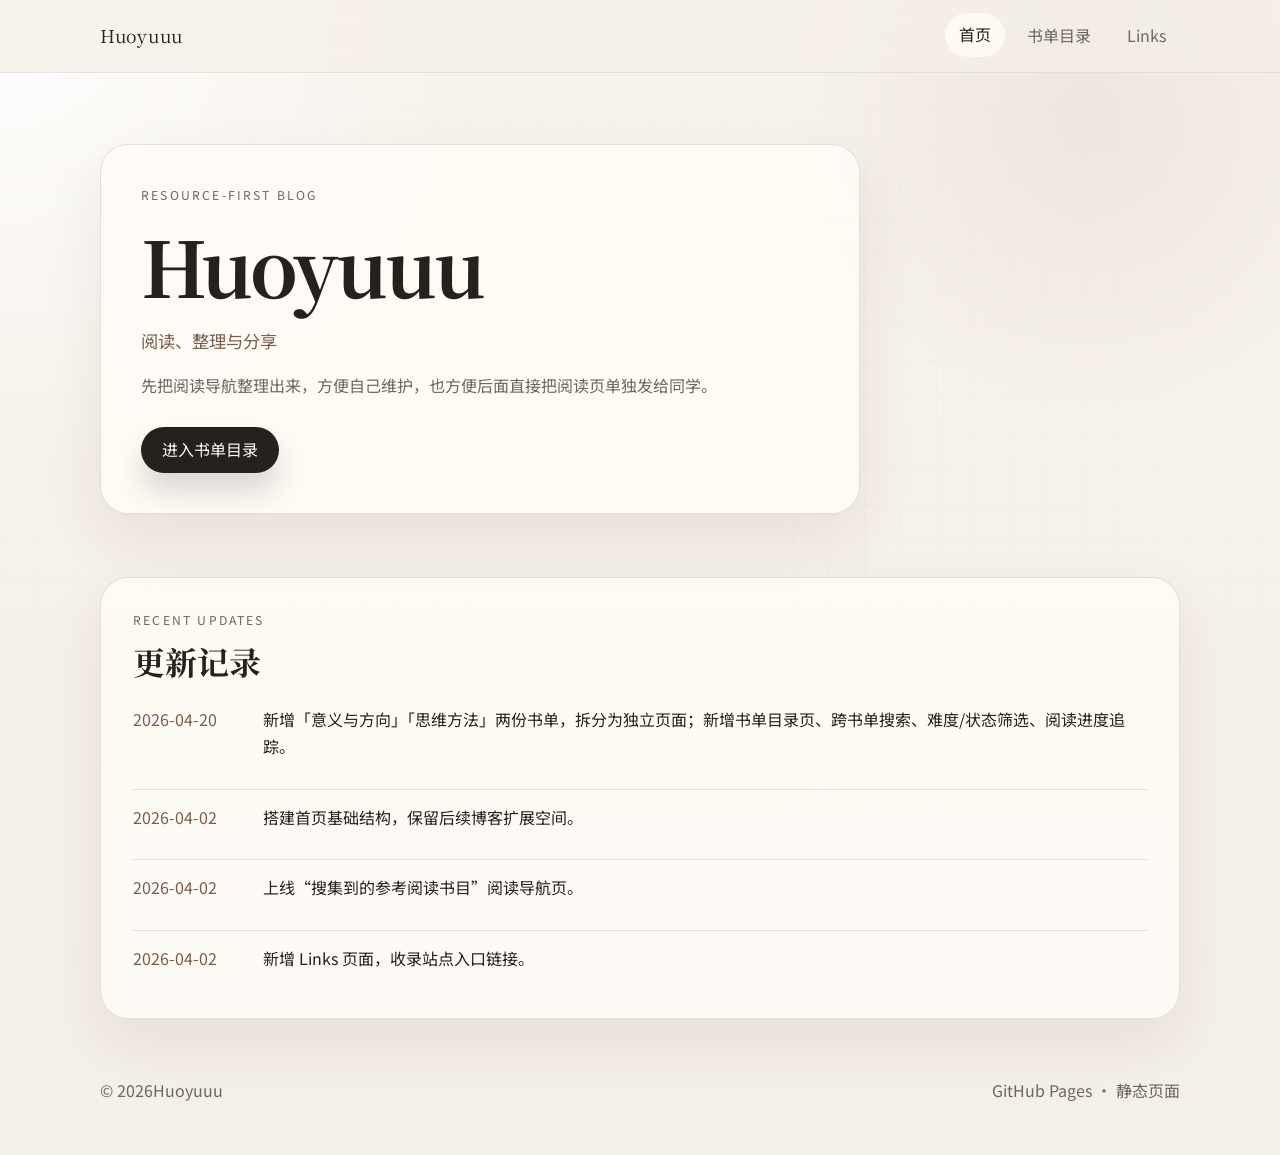
<file: index.html>
<!DOCTYPE html>
<html lang="zh-CN">
  <head>
    <meta charset="UTF-8" />
    <meta name="viewport" content="width=device-width, initial-scale=1.0" />
    <title>Huoyuuu | 资源入口</title>
    <meta
      name="description"
      content="一个简洁克制的个人资源入口页，当前以阅读导航为主。"
    />
    <link rel="preconnect" href="https://fonts.googleapis.com" />
    <link rel="preconnect" href="https://fonts.gstatic.com" crossorigin />
    <link
      href="https://fonts.googleapis.com/css2?family=Noto+Sans+SC:wght@400;500;700&family=Noto+Serif+SC:wght@500;600;700&display=swap"
      rel="stylesheet"
    />
    <link rel="stylesheet" href="./assets/styles.css" />
  </head>
  <body data-page="home">

    <header class="site-header">
      <div class="container header-inner">
        <a class="brand" href="./index.html">Huoyuuu</a>
        <nav class="nav">
          <a href="./index.html">首页</a>
          <a href="./catalog.html">书单目录</a>
          <a href="./links.html">Links</a>
        </nav>
      </div>
    </header>

    <main class="container">
      <section class="hero">
        <div class="hero-copy">
          <p class="eyebrow">RESOURCE-FIRST BLOG</p>
          <h1 id="site-name">Huoyuuu</h1>
          <p class="hero-lead">阅读、整理与分享</p>
          <p class="hero-note">
            先把阅读导航整理出来，方便自己维护，也方便后面直接把阅读页单独发给同学。
          </p>
          <div class="hero-actions">
            <a class="button button-primary" href="./catalog.html">进入书单目录</a>
          </div>
        </div>
      </section>

      <section class="section-block" id="updates">
        <div class="section-heading">
          <p class="eyebrow">RECENT UPDATES</p>
          <h2>更新记录</h2>
        </div>
        <ul class="updates-list" id="updates-list">
          <li>
            <span class="update-date">2026-04-20</span>
            <span class="update-text">新增「意义与方向」「思维方法」两份书单，拆分为独立页面；新增书单目录页、跨书单搜索、难度/状态筛选、阅读进度追踪。</span>
          </li>
          <li>
            <span class="update-date">2026-04-02</span>
            <span class="update-text">搭建首页基础结构，保留后续博客扩展空间。</span>
          </li>
          <li>
            <span class="update-date">2026-04-02</span>
            <span class="update-text">上线“搜集到的参考阅读书目”阅读导航页。</span>
          </li>
          <li>
            <span class="update-date">2026-04-02</span>
            <span class="update-text">新增 Links 页面，收录站点入口链接。</span>
          </li>
        </ul>
      </section>
    </main>

    <footer class="site-footer">
      <div class="container footer-inner">
        <p>© <span data-year></span>Huoyuuu</p>
        <p>GitHub Pages · 静态页面</p>
      </div>
    </footer>

    <script src="./assets/script.js"></script>
  </body>
</html>
</file>
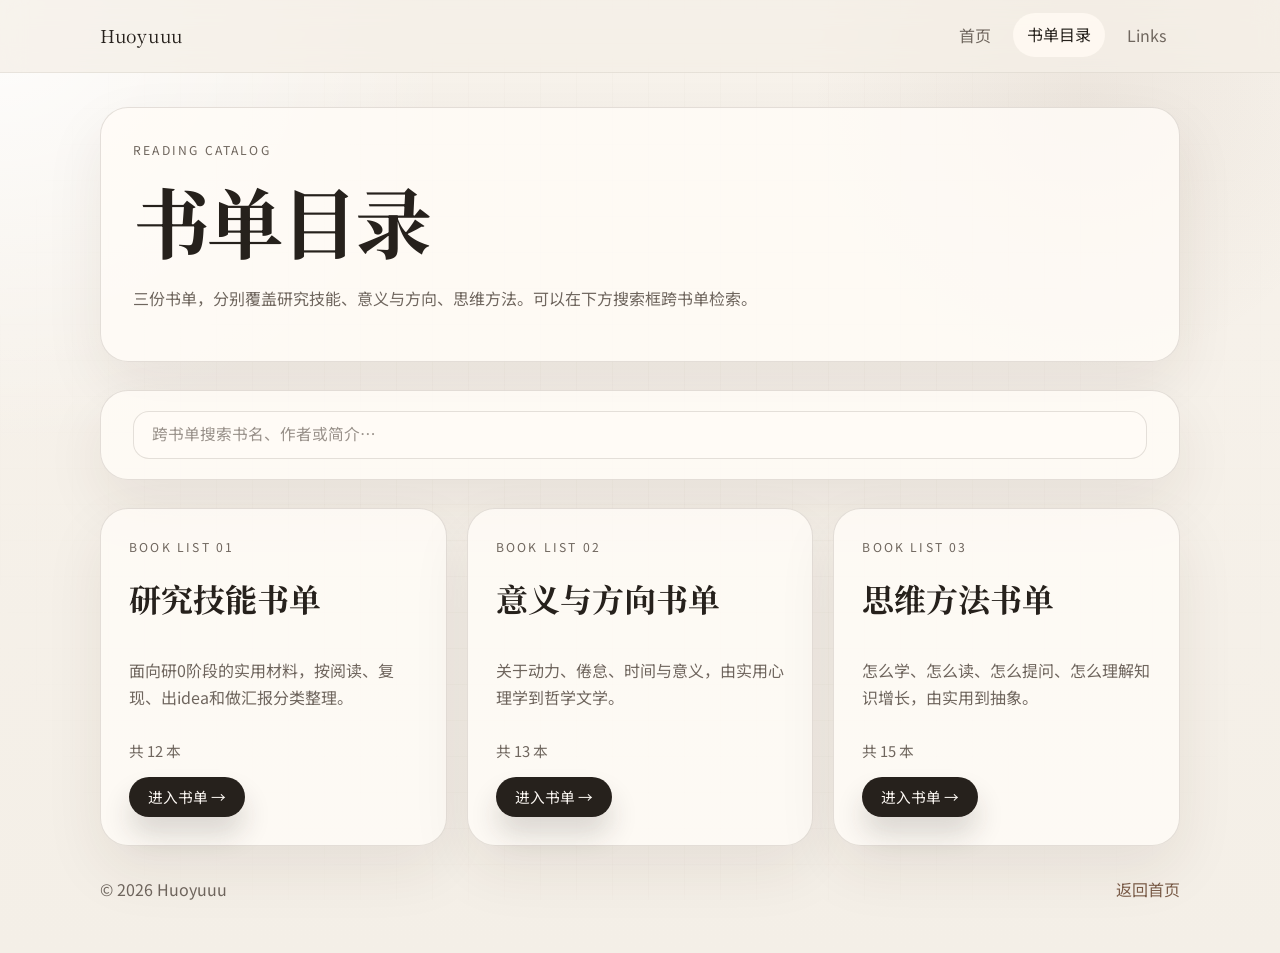
<file: catalog.html>
<!DOCTYPE html>
<html lang="zh-CN">
  <head>
    <meta charset="UTF-8" />
    <meta name="viewport" content="width=device-width, initial-scale=1.0" />
    <title>书单目录 | Huoyuuu</title>
    <meta
      name="description"
      content="三份阅读书单的目录页，含跨书单搜索。"
    />
    <link rel="preconnect" href="https://fonts.googleapis.com" />
    <link rel="preconnect" href="https://fonts.gstatic.com" crossorigin />
    <link
      href="https://fonts.googleapis.com/css2?family=Noto+Sans+SC:wght@400;500;700&family=Noto+Serif+SC:wght@500;600;700&display=swap"
      rel="stylesheet"
    />
    <link rel="stylesheet" href="./assets/styles.css" />
  </head>
  <body data-page="catalog">
    <header class="site-header">
      <div class="container header-inner">
        <a class="brand" href="./index.html">Huoyuuu</a>
        <nav class="nav">
          <a href="./index.html">首页</a>
          <a href="./catalog.html">书单目录</a>
          <a href="./links.html">Links</a>
        </nav>
      </div>
    </header>

    <main class="container catalog-page">
      <section class="page-intro">
        <p class="eyebrow">READING CATALOG</p>
        <h1>书单目录</h1>
        <p class="intro-text">
          三份书单，分别覆盖研究技能、意义与方向、思维方法。可以在下方搜索框跨书单检索。
        </p>
      </section>

      <section class="section-block filter-block" id="catalog-search-section">
        <div class="filter-row">
          <input
            class="search-input"
            type="text"
            placeholder="跨书单搜索书名、作者或简介…"
            data-catalog-search
            aria-label="跨书单搜索"
          />
        </div>
      </section>

      <div id="catalog-cards" data-catalog-cards>
        <div class="catalog-grid">
          <article class="catalog-card" data-catalog-item data-href="./reading.html" data-source="./content/reading.md">
            <p class="eyebrow">BOOK LIST 01</p>
            <h2>研究技能书单</h2>
            <p class="catalog-desc">面向研0阶段的实用材料，按阅读、复现、出idea和做汇报分类整理。</p>
            <div class="catalog-meta">
              <span data-catalog-count>加载中…</span>
            </div>
            <a class="button button-primary catalog-enter" href="./reading.html">进入书单 &rarr;</a>
          </article>

          <article class="catalog-card" data-catalog-item data-href="./meaning.html" data-source="./content/meaning.md">
            <p class="eyebrow">BOOK LIST 02</p>
            <h2>意义与方向书单</h2>
            <p class="catalog-desc">关于动力、倦怠、时间与意义，由实用心理学到哲学文学。</p>
            <div class="catalog-meta">
              <span data-catalog-count>加载中…</span>
            </div>
            <a class="button button-primary catalog-enter" href="./meaning.html">进入书单 &rarr;</a>
          </article>

          <article class="catalog-card" data-catalog-item data-href="./methods.html" data-source="./content/methods.md">
            <p class="eyebrow">BOOK LIST 03</p>
            <h2>思维方法书单</h2>
            <p class="catalog-desc">怎么学、怎么读、怎么提问、怎么理解知识增长，由实用到抽象。</p>
            <div class="catalog-meta">
              <span data-catalog-count>加载中…</span>
            </div>
            <a class="button button-primary catalog-enter" href="./methods.html">进入书单 &rarr;</a>
          </article>
        </div>
      </div>

      <div id="catalog-search-results" data-catalog-results hidden>
        <div class="section-heading">
          <p class="eyebrow">SEARCH RESULTS</p>
          <h2 data-results-title>搜索结果</h2>
        </div>
        <ol class="reading-list" data-results-list></ol>
        <p class="section-note" data-results-empty hidden>没有找到匹配的书目。</p>
      </div>
    </main>

    <footer class="site-footer">
      <div class="container footer-inner">
        <p>© <span data-year></span> Huoyuuu</p>
        <p><a href="./index.html">返回首页</a></p>
      </div>
    </footer>

    <script src="./assets/script.js"></script>
  </body>
</html>
</file>
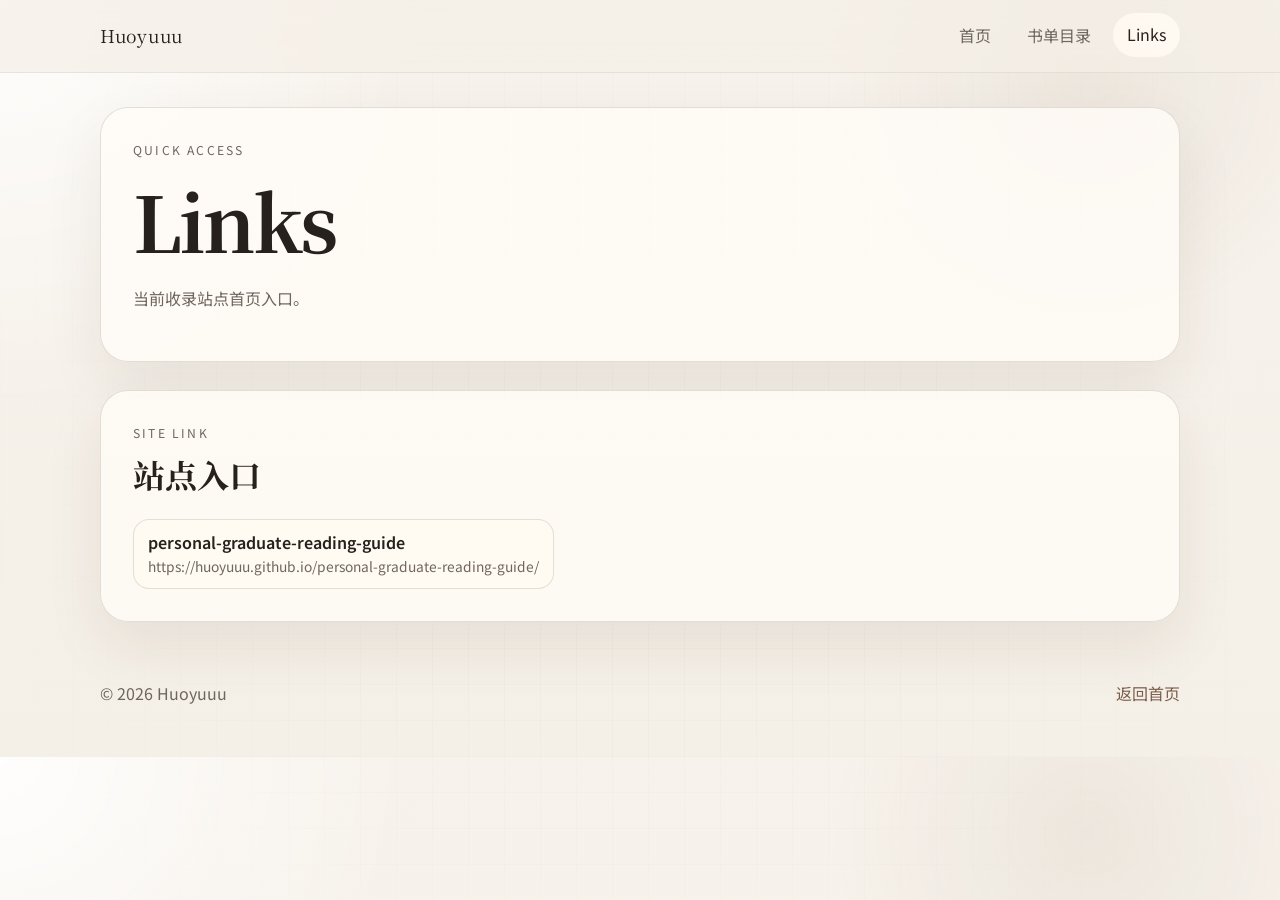
<file: links.html>
<!DOCTYPE html>
<html lang="zh-CN">
  <head>
    <meta charset="UTF-8" />
    <meta name="viewport" content="width=device-width, initial-scale=1.0" />
    <title>Links | Huoyuuu</title>
    <meta
      name="description"
      content="常用链接与站点入口汇总。"
    />
    <link rel="preconnect" href="https://fonts.googleapis.com" />
    <link rel="preconnect" href="https://fonts.gstatic.com" crossorigin />
    <link
      href="https://fonts.googleapis.com/css2?family=Noto+Sans+SC:wght@400;500;700&family=Noto+Serif+SC:wght@500;600;700&display=swap"
      rel="stylesheet"
    />
    <link rel="stylesheet" href="./assets/styles.css" />
  </head>
  <body data-page="links">
    <header class="site-header">
      <div class="container header-inner">
        <a class="brand" href="./index.html">Huoyuuu</a>
        <nav class="nav">
          <a href="./index.html">首页</a>
          <a href="./catalog.html">书单目录</a>
          <a href="./links.html">Links</a>
        </nav>
      </div>
    </header>

    <main class="container links-page">
      <section class="page-intro">
        <p class="eyebrow">QUICK ACCESS</p>
        <h1>Links</h1>
        <p class="intro-text">当前收录站点首页入口。</p>
      </section>

      <section class="section-block" id="site-links">
        <div class="section-heading">
          <p class="eyebrow">SITE LINK</p>
          <h2>站点入口</h2>
        </div>
        <div class="reading-links">
          <a
            class="reading-link"
            href="https://huoyuuu.github.io/personal-graduate-reading-guide/"
            target="_blank"
            rel="noreferrer"
          >
            <span class="reading-link-label">personal-graduate-reading-guide</span>
            <span class="reading-link-meta">
              https://huoyuuu.github.io/personal-graduate-reading-guide/
            </span>
          </a>
        </div>
      </section>
    </main>

    <footer class="site-footer">
      <div class="container footer-inner">
        <p>© <span data-year></span> Huoyuuu</p>
        <p><a href="./index.html">返回首页</a></p>
      </div>
    </footer>

    <script src="./assets/script.js"></script>
  </body>
</html>
</file>
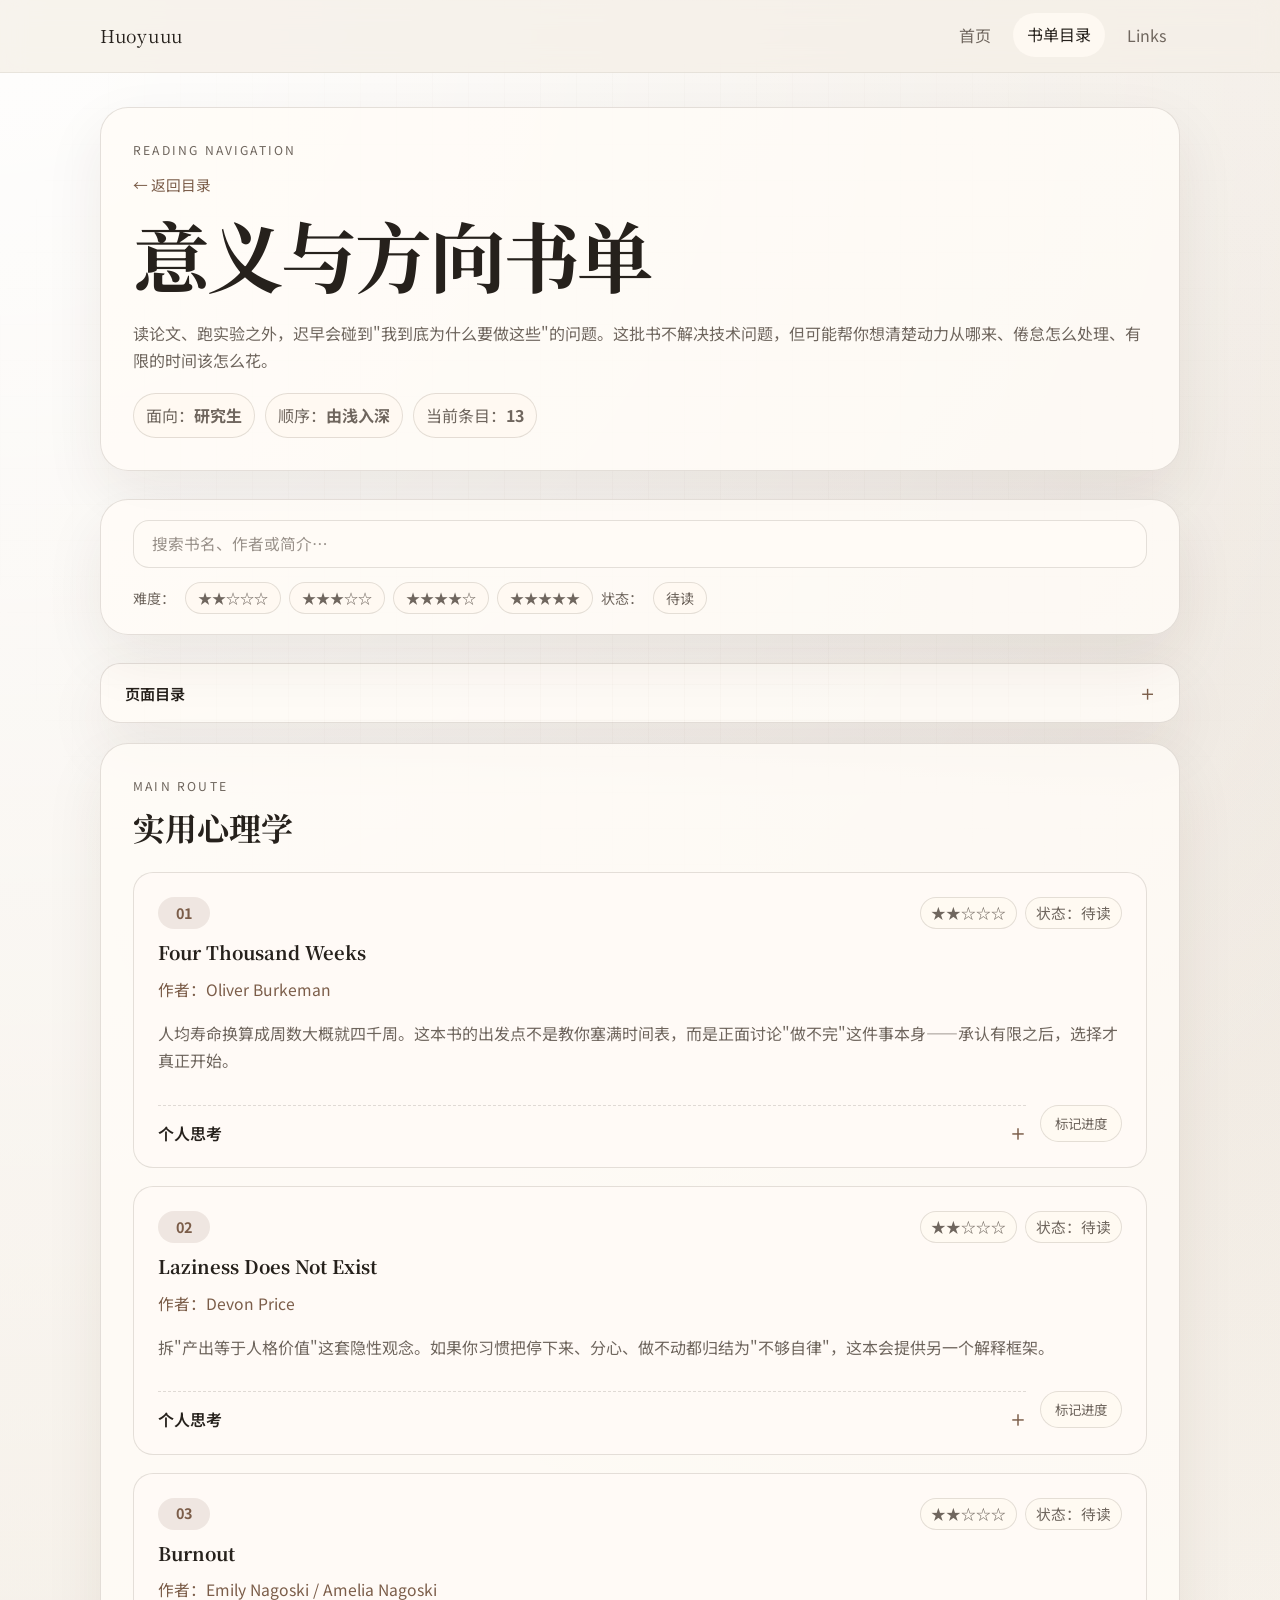
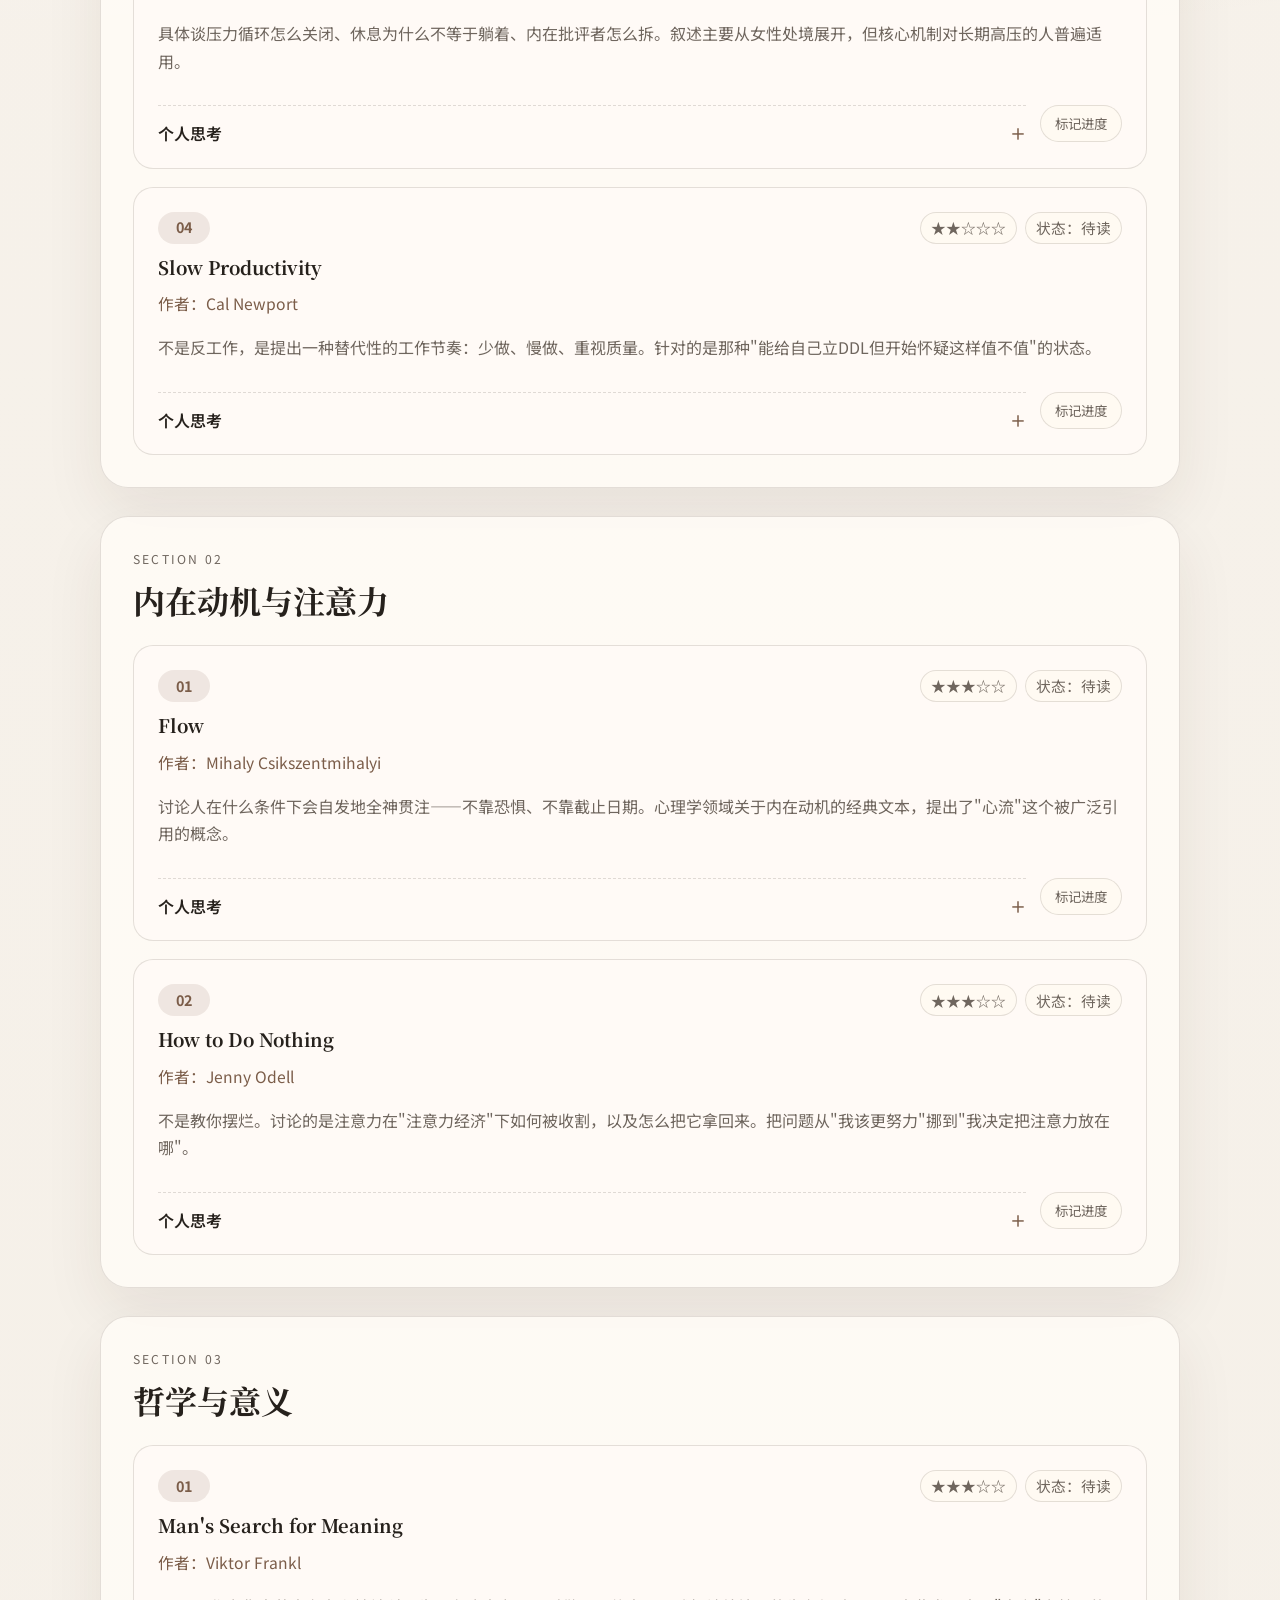
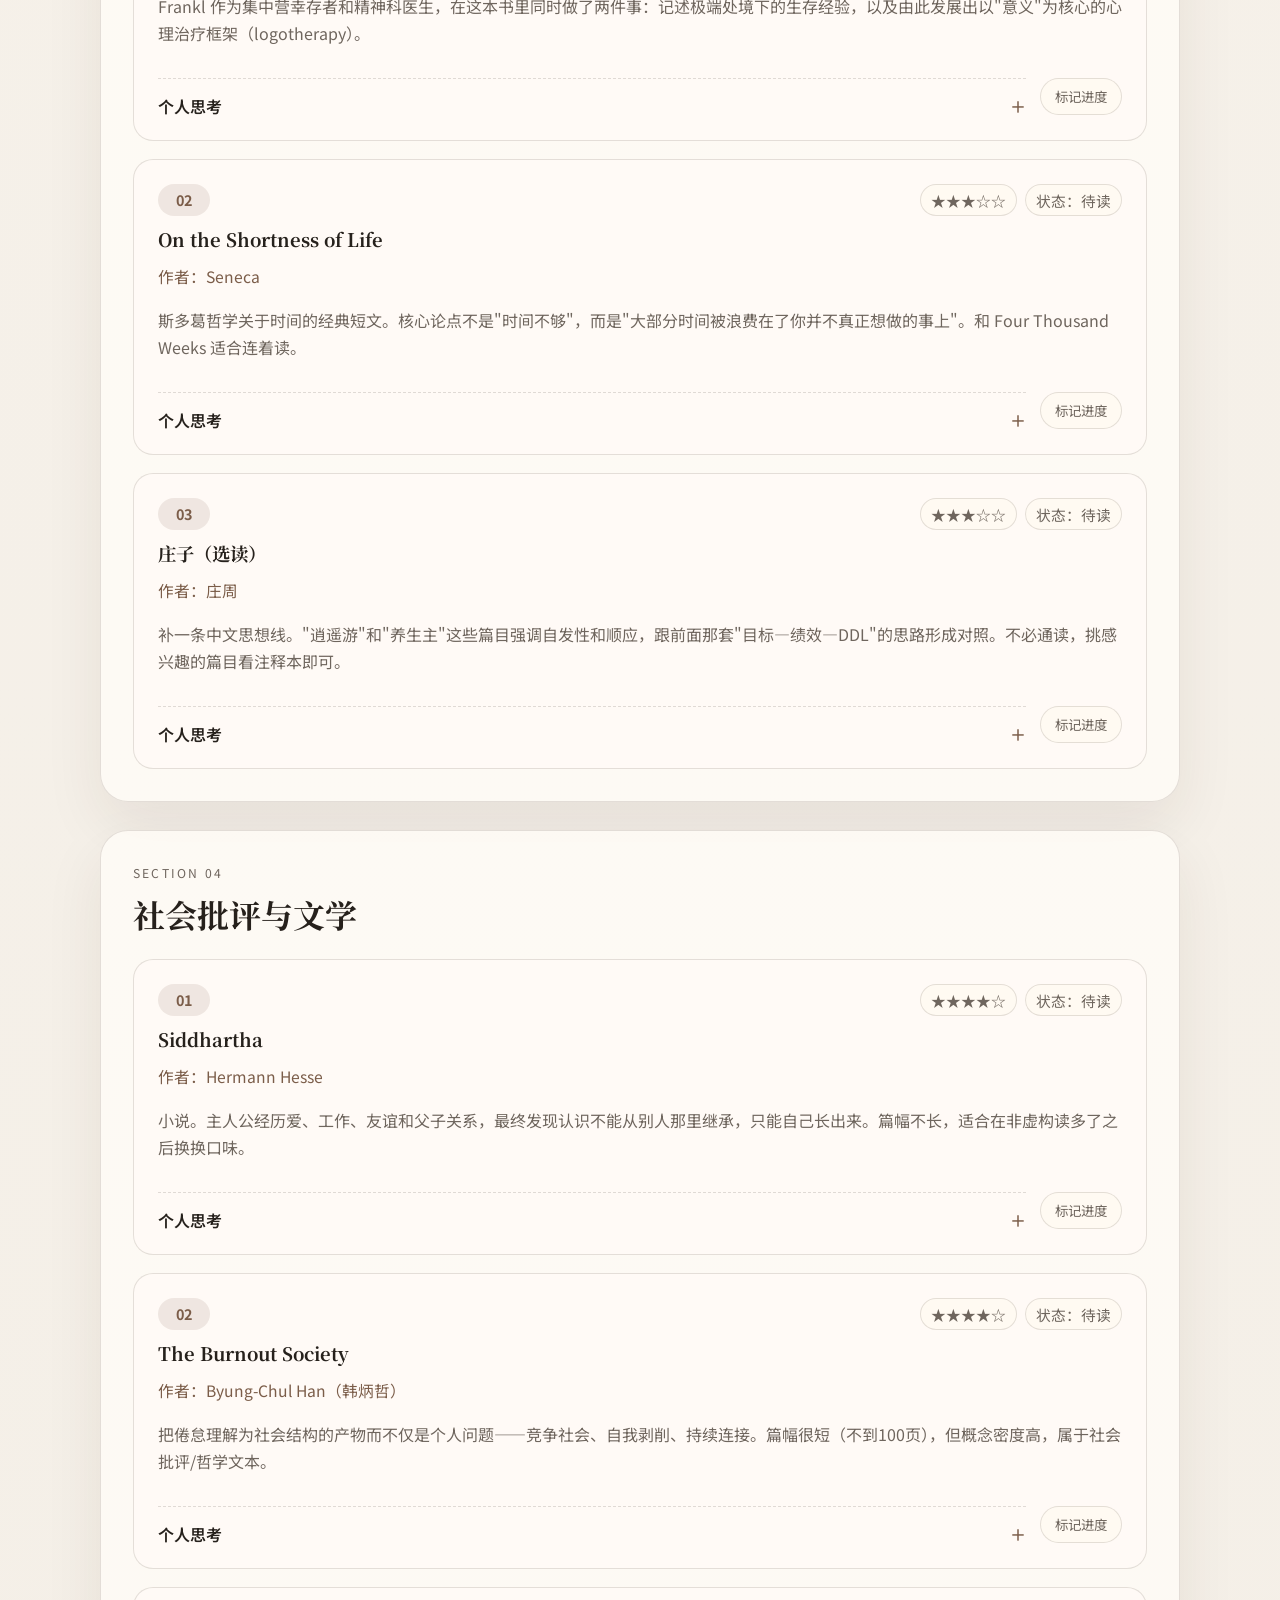
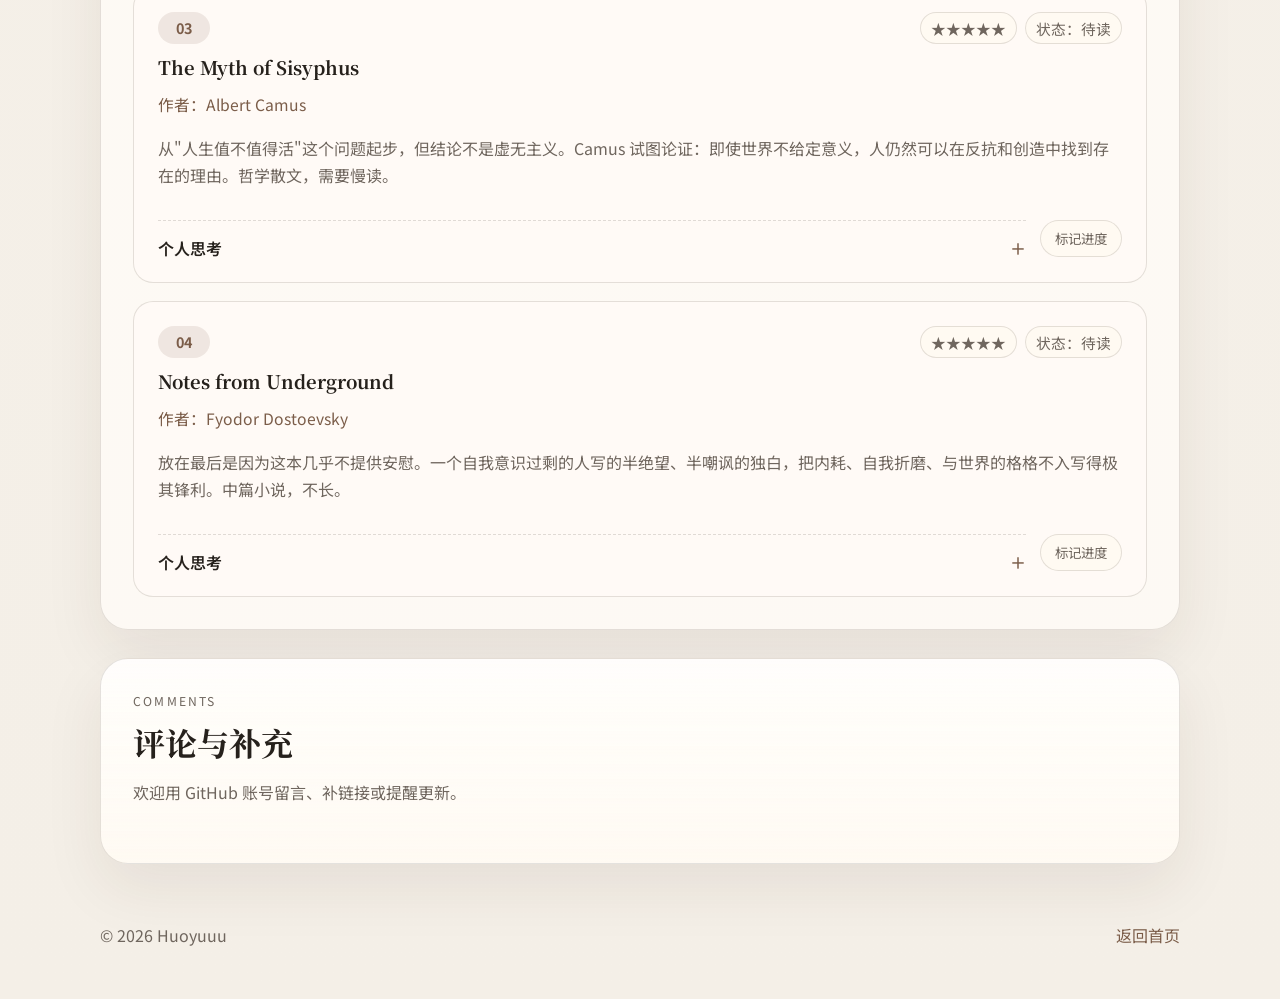
<file: meaning.html>
<!DOCTYPE html>
<html lang="zh-CN">
  <head>
    <meta charset="UTF-8" />
    <meta name="viewport" content="width=device-width, initial-scale=1.0" />
    <title>意义与方向书单</title>
    <meta
      name="description"
      content="关于动力、倦怠、时间与意义的阅读书单，由浅入深排列。"
    />
    <link rel="preconnect" href="https://fonts.googleapis.com" />
    <link rel="preconnect" href="https://fonts.gstatic.com" crossorigin />
    <link
      href="https://fonts.googleapis.com/css2?family=Noto+Sans+SC:wght@400;500;700&family=Noto+Serif+SC:wght@500;600;700&display=swap"
      rel="stylesheet"
    />
    <link rel="stylesheet" href="./assets/styles.css" />
  </head>
  <body data-page="meaning">
    <header class="site-header">
      <div class="container header-inner">
        <a class="brand" href="./index.html">Huoyuuu</a>
        <nav class="nav">
          <a href="./index.html">首页</a>
          <a href="./catalog.html">书单目录</a>
          <a href="./links.html">Links</a>
        </nav>
      </div>
    </header>

    <main class="container reading-page">
      <section class="page-intro">
        <p class="eyebrow">READING NAVIGATION</p>
        <a class="back-link" href="./catalog.html">&larr; 返回目录</a>
        <h1 data-reading-title>意义与方向书单</h1>
        <p class="intro-text" data-reading-intro>
          正在从 Markdown 加载阅读书目……
        </p>
        <div class="intro-chips">
          <span>面向：<strong data-reading-audience>研究生</strong></span>
          <span>顺序：<strong data-reading-order>由浅入深</strong></span>
          <span>当前条目：<strong data-reading-count>0</strong></span>
          <span class="progress-stats" data-progress-stats></span>
        </div>
      </section>

      <section class="section-block filter-block" id="filter-section">
        <div class="filter-row">
          <input
            class="search-input"
            type="text"
            placeholder="搜索书名、作者或简介…"
            data-page-search
            aria-label="页面内搜索"
          />
        </div>
        <div class="filter-chips" data-filter-chips></div>
      </section>

      <div class="mini-toc-wrapper">
        <details class="mini-toc" data-mini-toc>
          <summary>页面目录</summary>
          <ol data-mini-toc-list></ol>
        </details>
      </div>

      <div
        id="reading-content"
        data-reading-source="./content/meaning.md"
        aria-live="polite"
      >
        <div class="loading-card">正在加载阅读书目……</div>
      </div>

      <section
        class="section-block comments-block"
        id="comments"
        data-repo="Huoyuuu/personal-graduate-reading-guide"
        data-repo-id="R_kgDOR3nGEg"
        data-category="Comments"
        data-category-id="DIC_kwDOR3nGEs4C52l-"
        data-mapping="pathname"
        data-strict="0"
        data-reactions-enabled="1"
        data-emit-metadata="0"
        data-input-position="bottom"
        data-theme="light"
        data-lang="zh-CN"
      >
        <div class="section-heading">
          <p class="eyebrow">COMMENTS</p>
          <h2>评论与补充</h2>
          <p class="section-note">
            欢迎用 GitHub 账号留言、补链接或提醒更新。
          </p>
        </div>
        <div class="giscus-shell" data-comments-setup>
          评论区加载中……
        </div>
        <div class="giscus" data-giscus-container></div>
      </section>

      <noscript>
        <section class="section-block">
          <p class="section-note">
            这个页面需要开启 JavaScript，才能从 Markdown 文件加载内容。
          </p>
        </section>
      </noscript>
    </main>

    <button class="back-to-top" data-back-to-top aria-label="返回顶部">&uarr;</button>

    <footer class="site-footer">
      <div class="container footer-inner">
        <p>© <span data-year></span> Huoyuuu</p>
        <p><a href="./index.html">返回首页</a></p>
      </div>
    </footer>

    <script src="./assets/script.js"></script>
  </body>
</html>
</file>
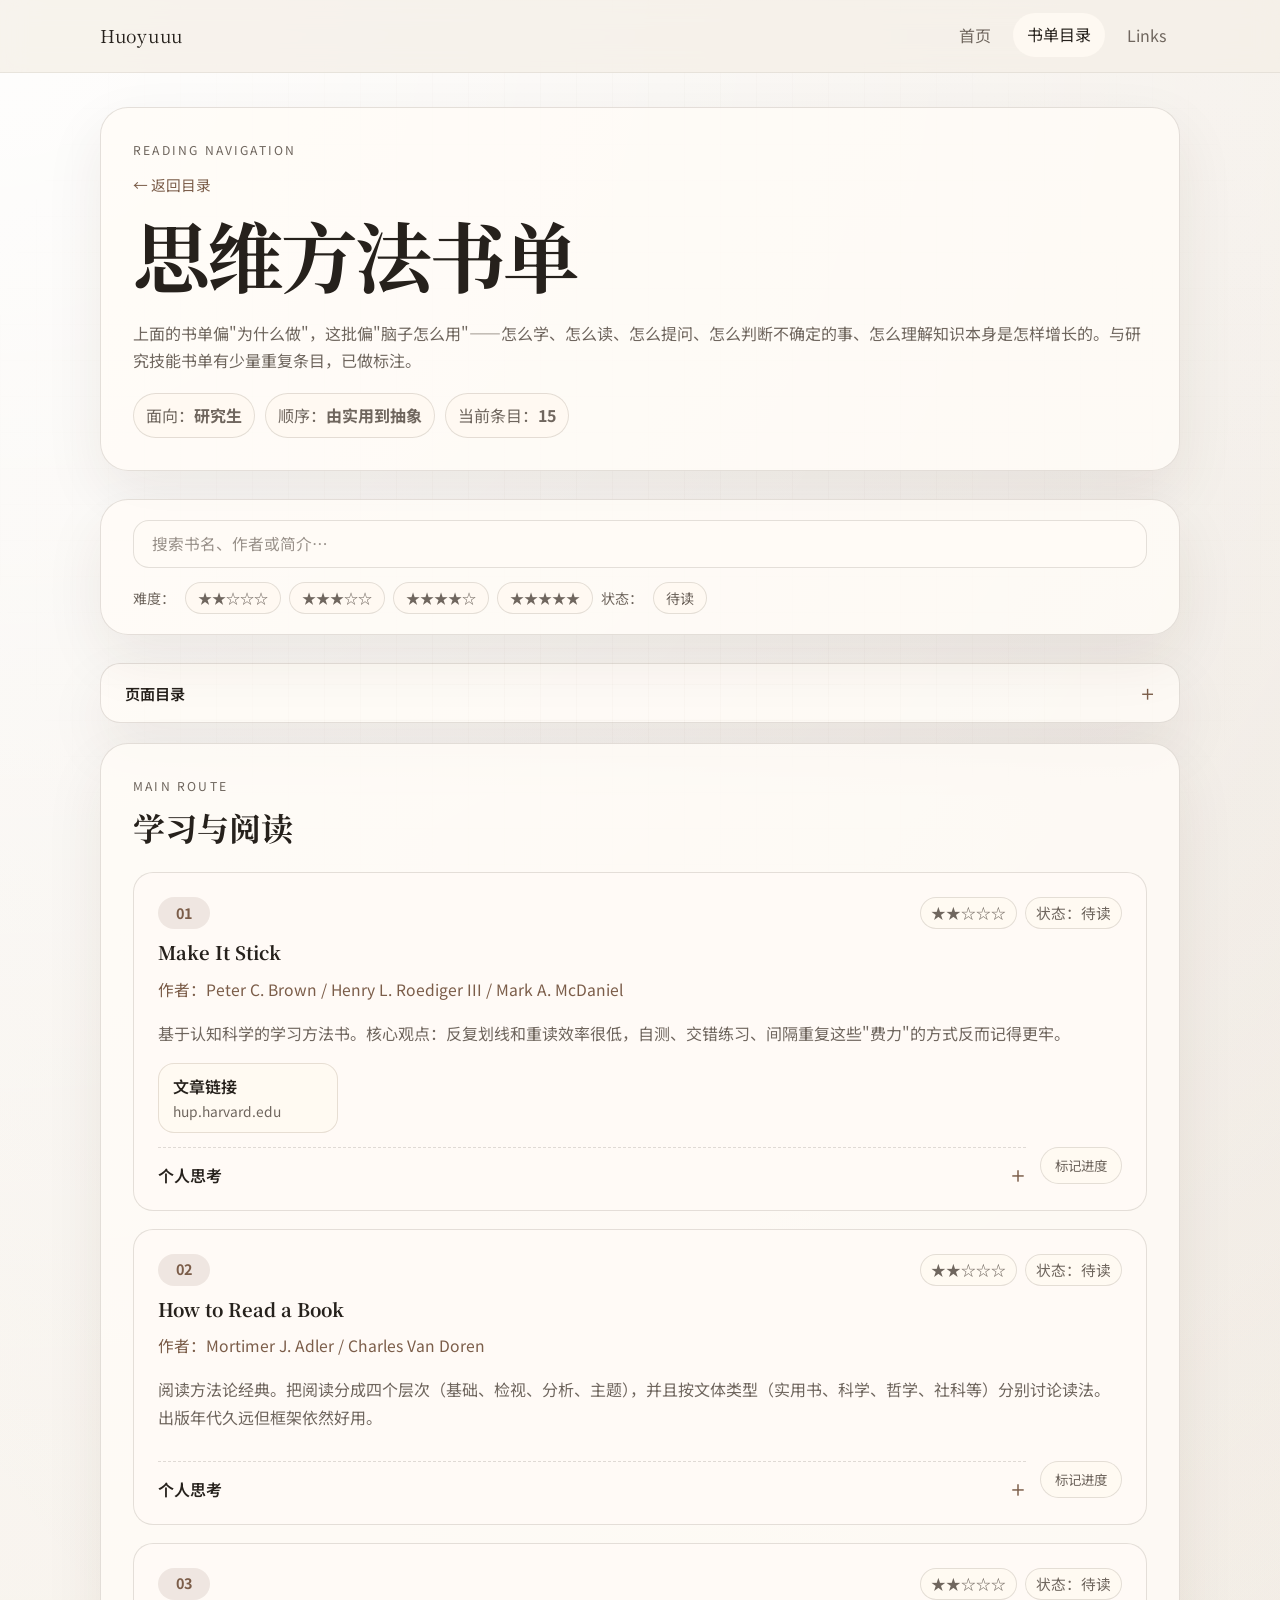
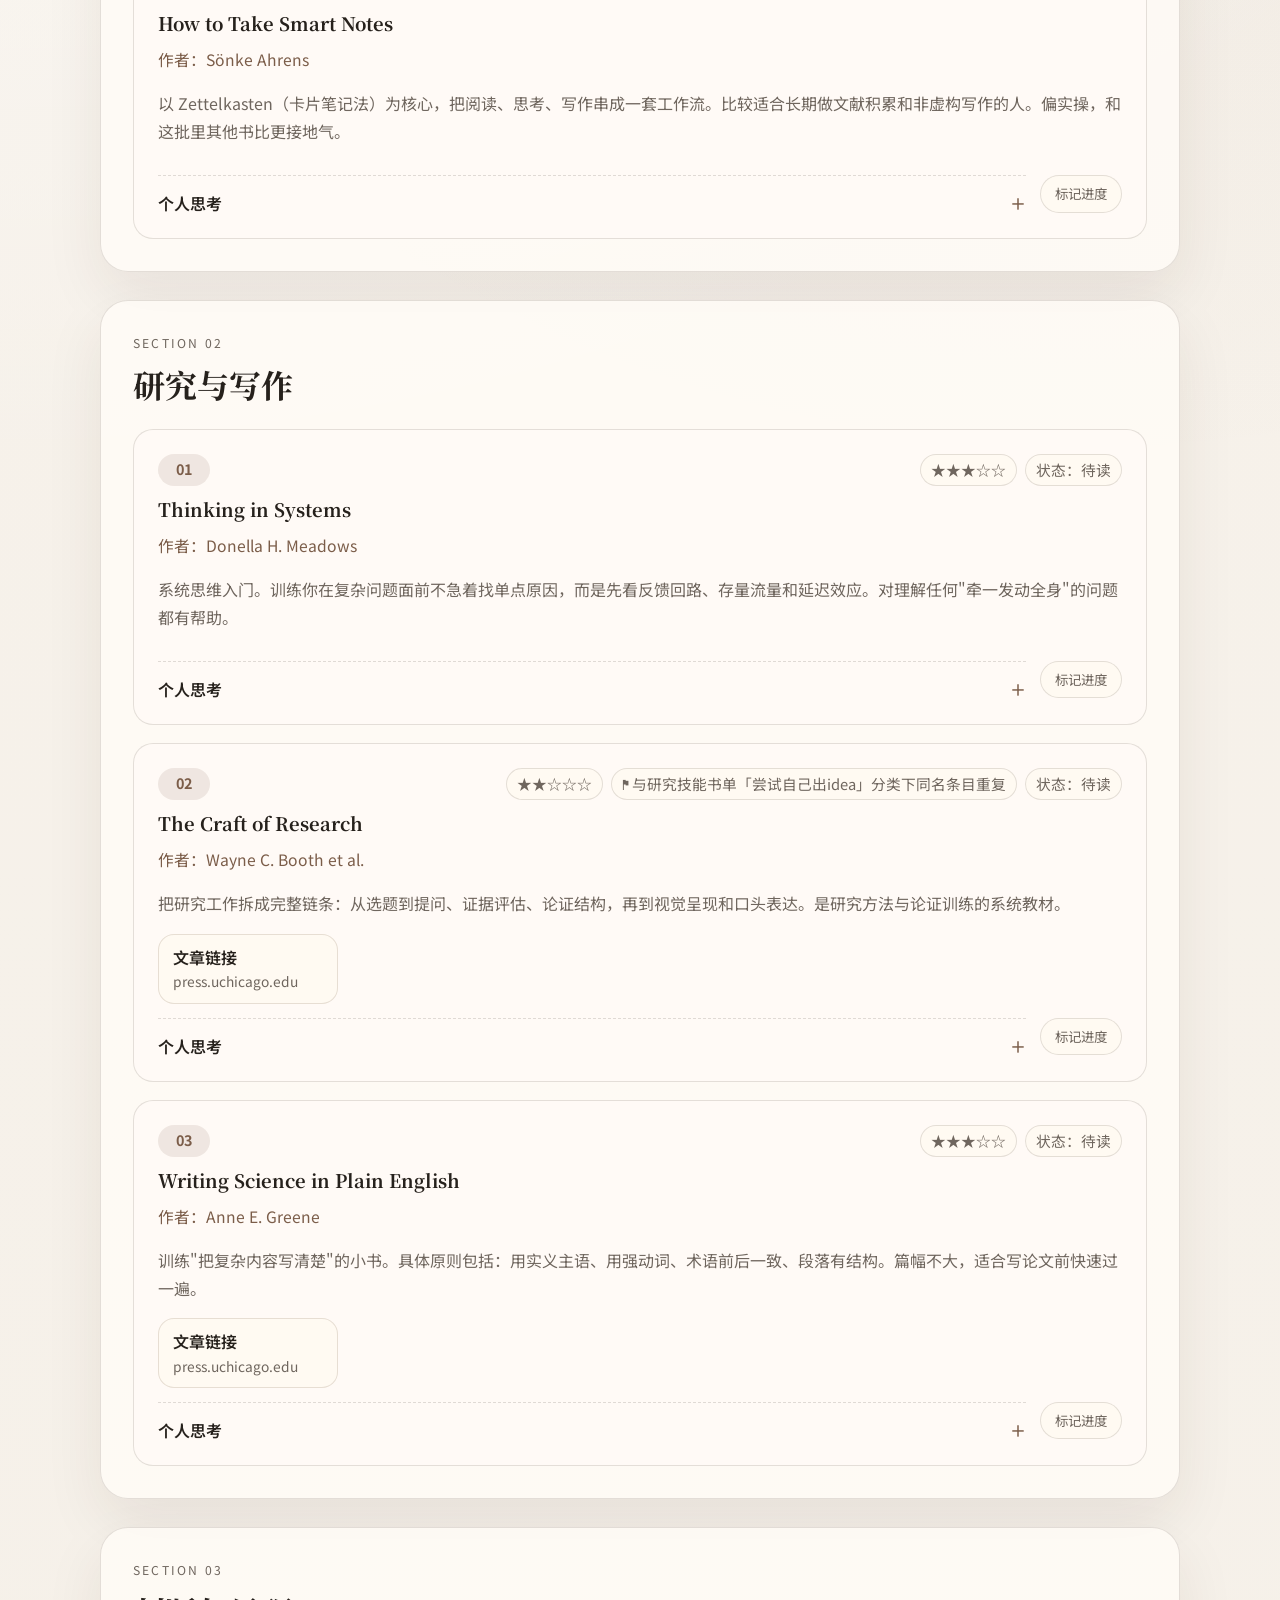
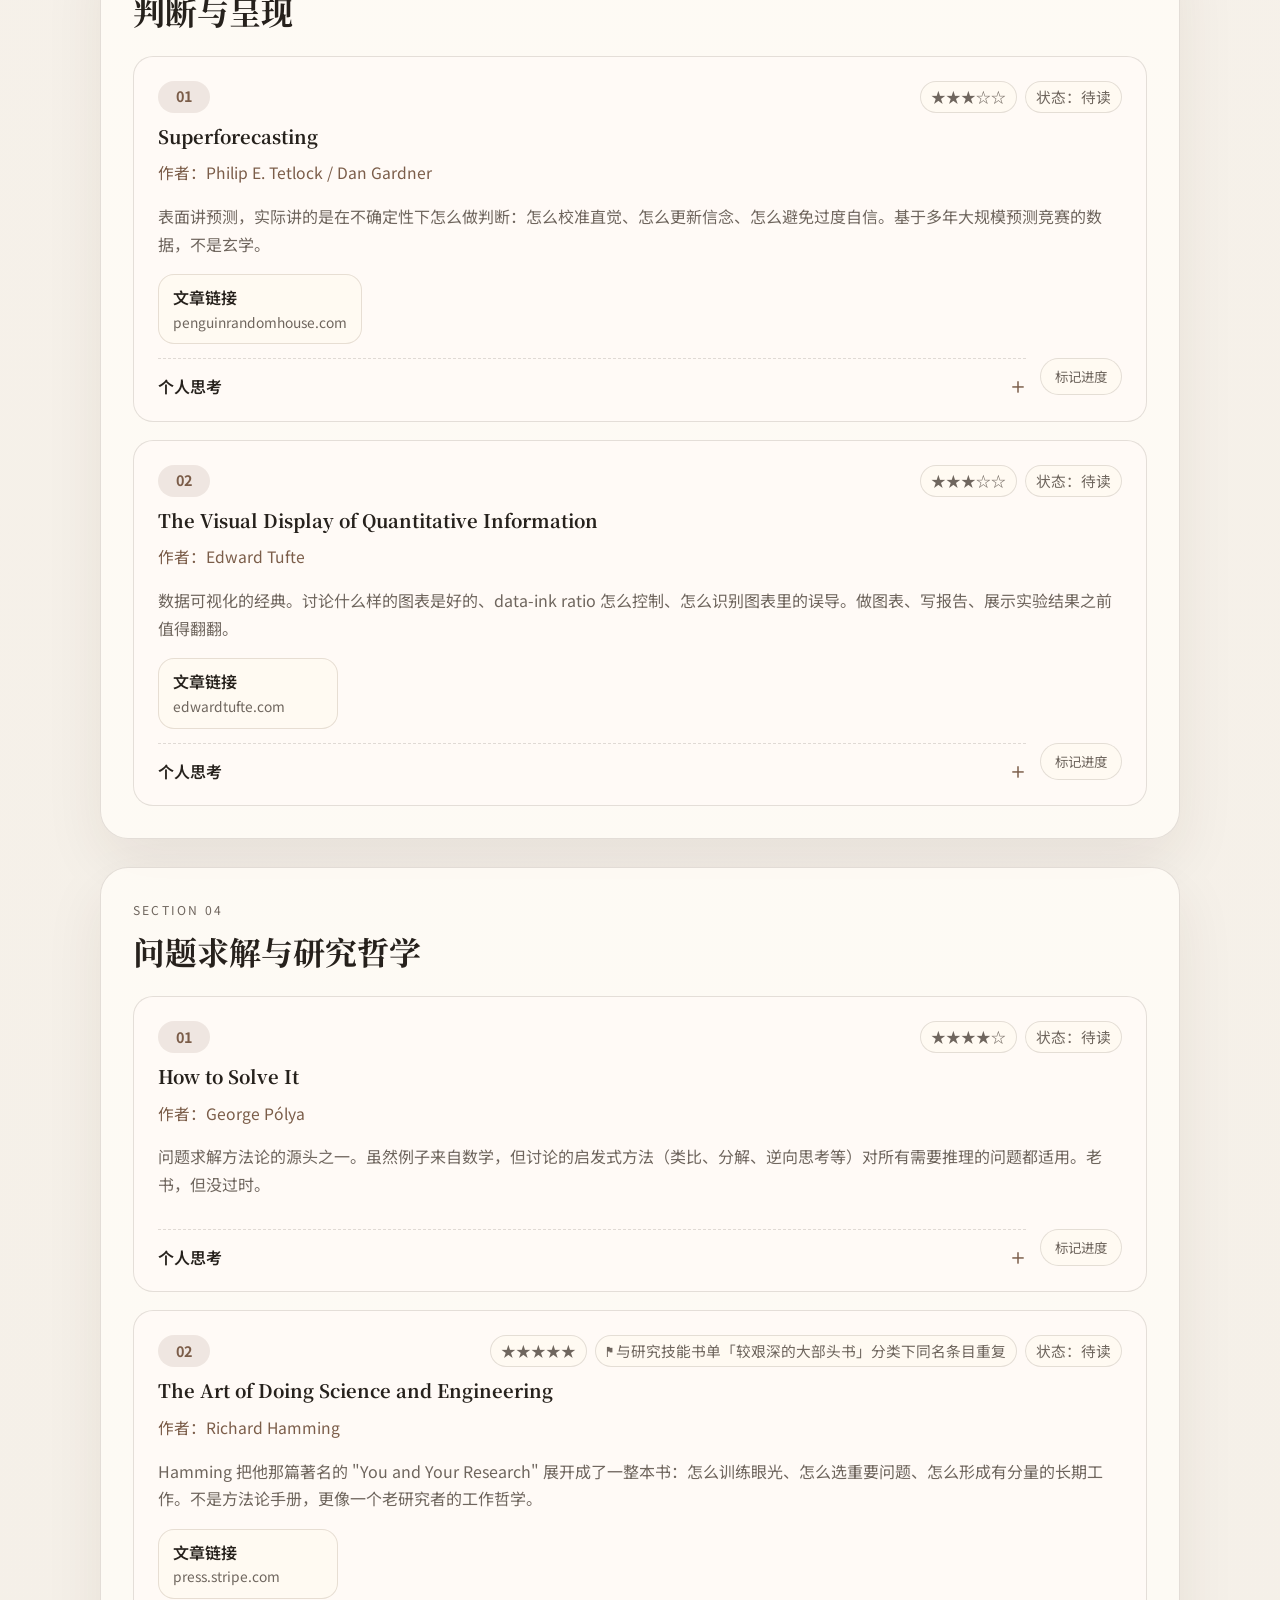
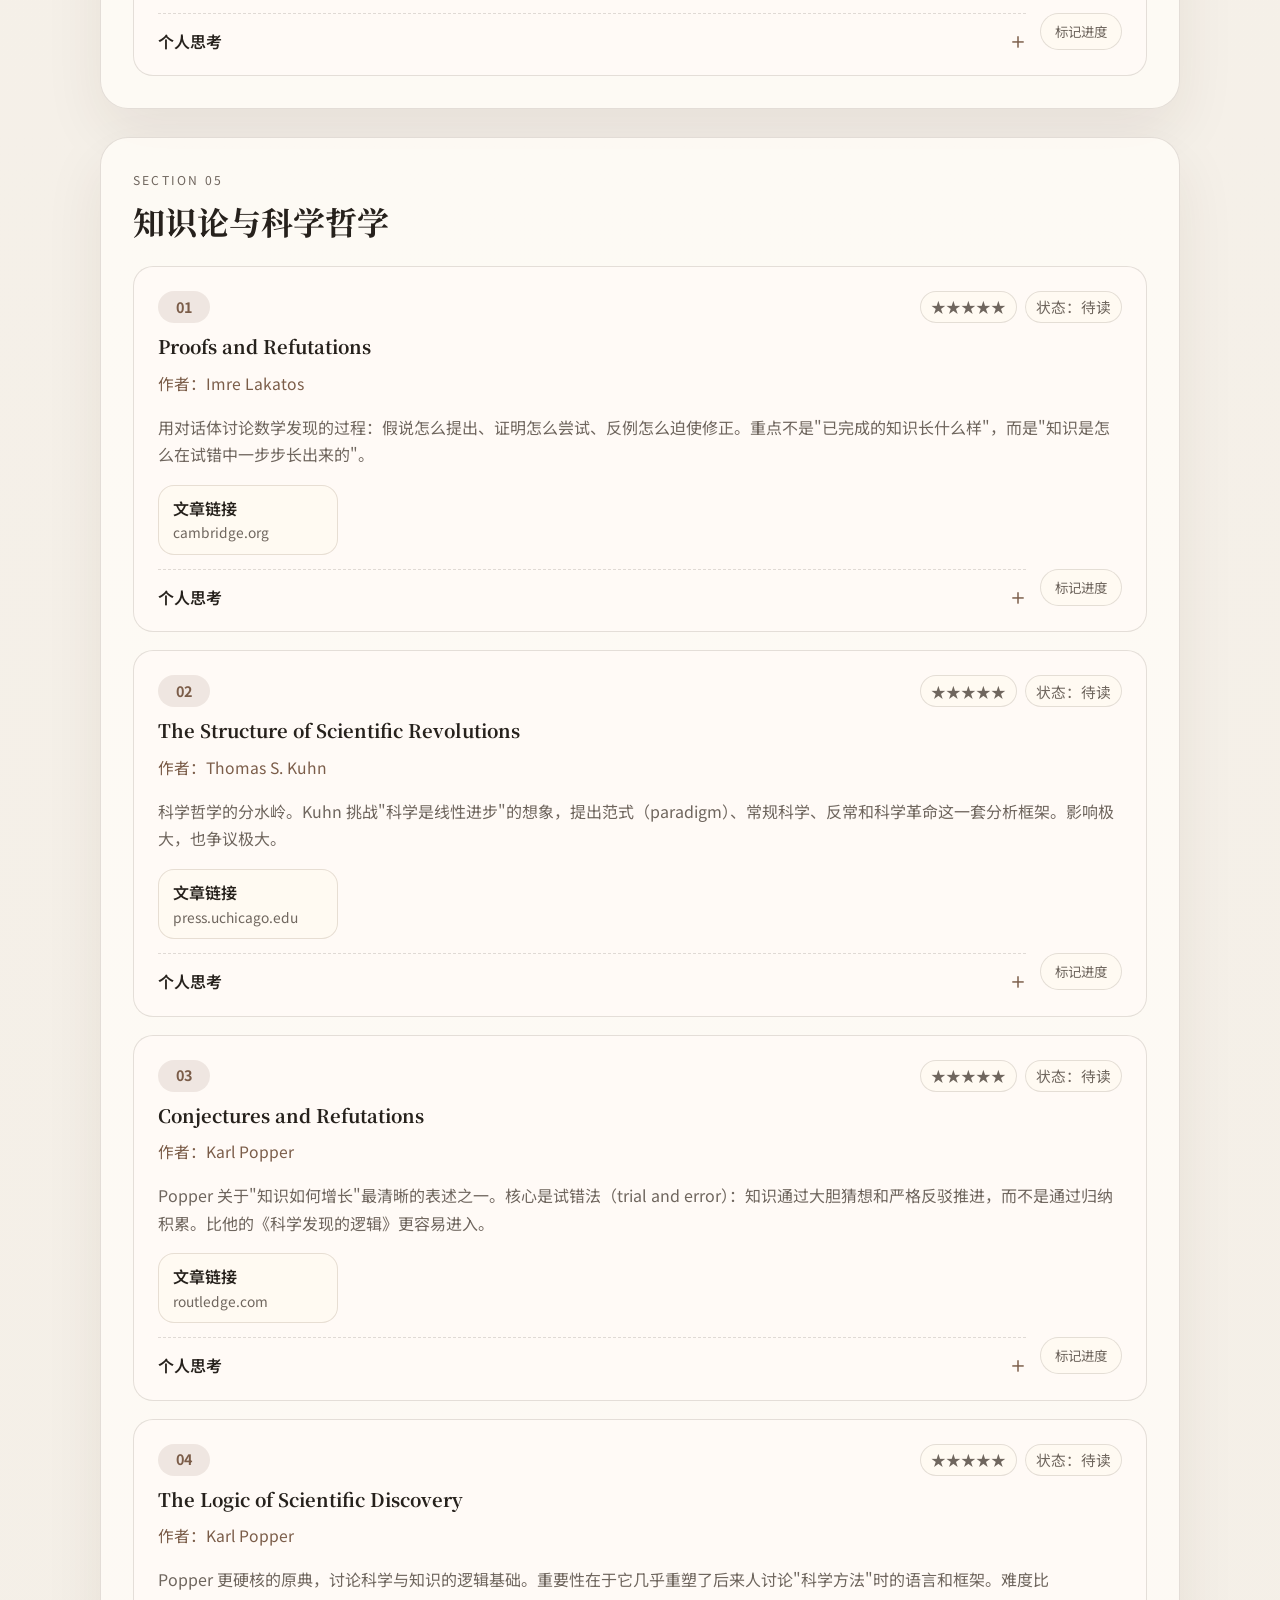
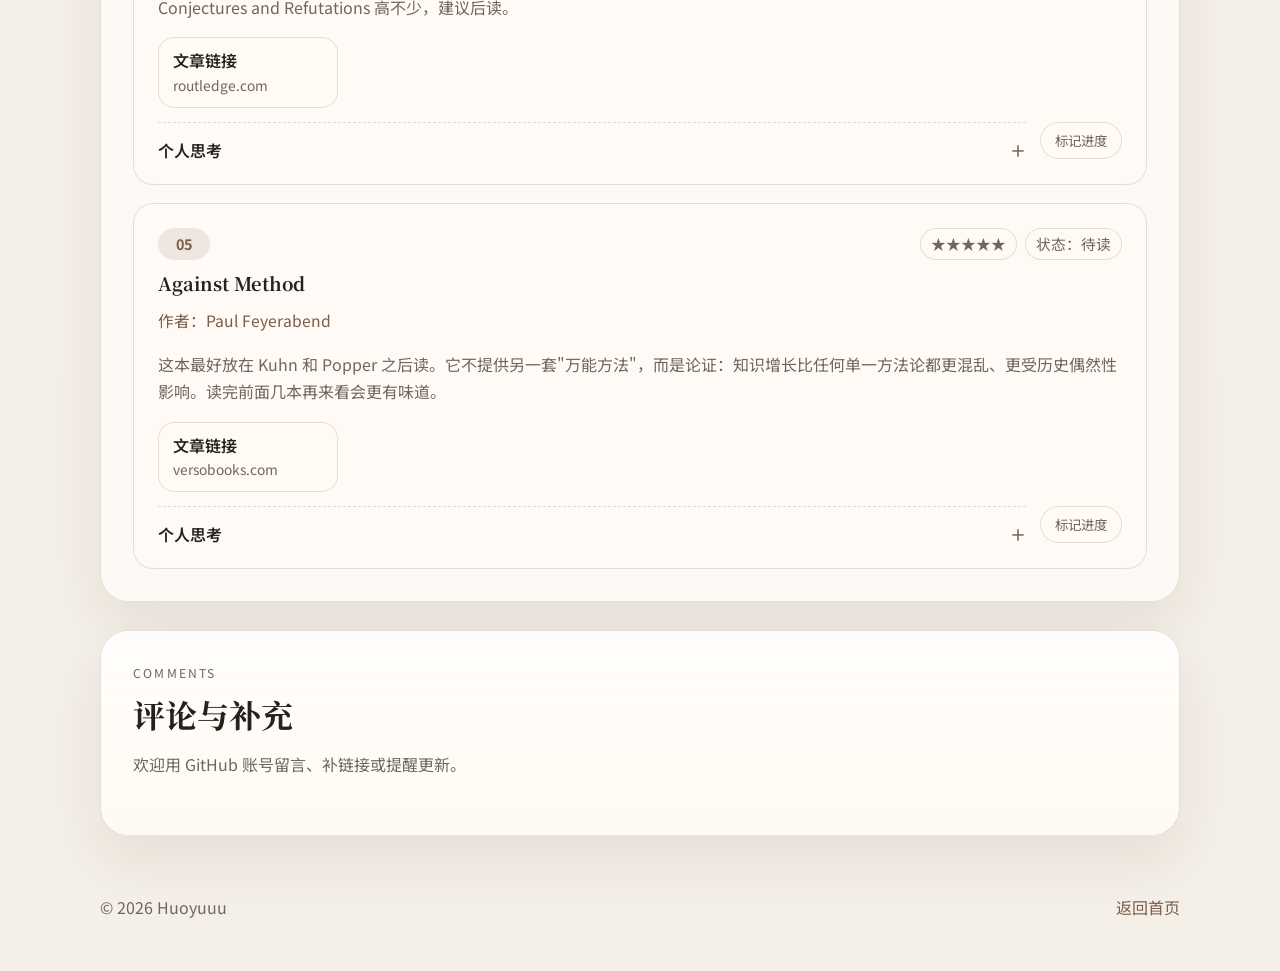
<file: methods.html>
<!DOCTYPE html>
<html lang="zh-CN">
  <head>
    <meta charset="UTF-8" />
    <meta name="viewport" content="width=device-width, initial-scale=1.0" />
    <title>思维方法书单</title>
    <meta
      name="description"
      content="关于学习、研究、判断与知识论的阅读书单，由实用到抽象排列。"
    />
    <link rel="preconnect" href="https://fonts.googleapis.com" />
    <link rel="preconnect" href="https://fonts.gstatic.com" crossorigin />
    <link
      href="https://fonts.googleapis.com/css2?family=Noto+Sans+SC:wght@400;500;700&family=Noto+Serif+SC:wght@500;600;700&display=swap"
      rel="stylesheet"
    />
    <link rel="stylesheet" href="./assets/styles.css" />
  </head>
  <body data-page="methods">
    <header class="site-header">
      <div class="container header-inner">
        <a class="brand" href="./index.html">Huoyuuu</a>
        <nav class="nav">
          <a href="./index.html">首页</a>
          <a href="./catalog.html">书单目录</a>
          <a href="./links.html">Links</a>
        </nav>
      </div>
    </header>

    <main class="container reading-page">
      <section class="page-intro">
        <p class="eyebrow">READING NAVIGATION</p>
        <a class="back-link" href="./catalog.html">&larr; 返回目录</a>
        <h1 data-reading-title>思维方法书单</h1>
        <p class="intro-text" data-reading-intro>
          正在从 Markdown 加载阅读书目……
        </p>
        <div class="intro-chips">
          <span>面向：<strong data-reading-audience>研究生</strong></span>
          <span>顺序：<strong data-reading-order>由实用到抽象</strong></span>
          <span>当前条目：<strong data-reading-count>0</strong></span>
          <span class="progress-stats" data-progress-stats></span>
        </div>
      </section>

      <section class="section-block filter-block" id="filter-section">
        <div class="filter-row">
          <input
            class="search-input"
            type="text"
            placeholder="搜索书名、作者或简介…"
            data-page-search
            aria-label="页面内搜索"
          />
        </div>
        <div class="filter-chips" data-filter-chips></div>
      </section>

      <div class="mini-toc-wrapper">
        <details class="mini-toc" data-mini-toc>
          <summary>页面目录</summary>
          <ol data-mini-toc-list></ol>
        </details>
      </div>

      <div
        id="reading-content"
        data-reading-source="./content/methods.md"
        aria-live="polite"
      >
        <div class="loading-card">正在加载阅读书目……</div>
      </div>

      <section
        class="section-block comments-block"
        id="comments"
        data-repo="Huoyuuu/personal-graduate-reading-guide"
        data-repo-id="R_kgDOR3nGEg"
        data-category="Comments"
        data-category-id="DIC_kwDOR3nGEs4C52l-"
        data-mapping="pathname"
        data-strict="0"
        data-reactions-enabled="1"
        data-emit-metadata="0"
        data-input-position="bottom"
        data-theme="light"
        data-lang="zh-CN"
      >
        <div class="section-heading">
          <p class="eyebrow">COMMENTS</p>
          <h2>评论与补充</h2>
          <p class="section-note">
            欢迎用 GitHub 账号留言、补链接或提醒更新。
          </p>
        </div>
        <div class="giscus-shell" data-comments-setup>
          评论区加载中……
        </div>
        <div class="giscus" data-giscus-container></div>
      </section>

      <noscript>
        <section class="section-block">
          <p class="section-note">
            这个页面需要开启 JavaScript，才能从 Markdown 文件加载内容。
          </p>
        </section>
      </noscript>
    </main>

    <button class="back-to-top" data-back-to-top aria-label="返回顶部">&uarr;</button>

    <footer class="site-footer">
      <div class="container footer-inner">
        <p>© <span data-year></span> Huoyuuu</p>
        <p><a href="./index.html">返回首页</a></p>
      </div>
    </footer>

    <script src="./assets/script.js"></script>
  </body>
</html>
</file>
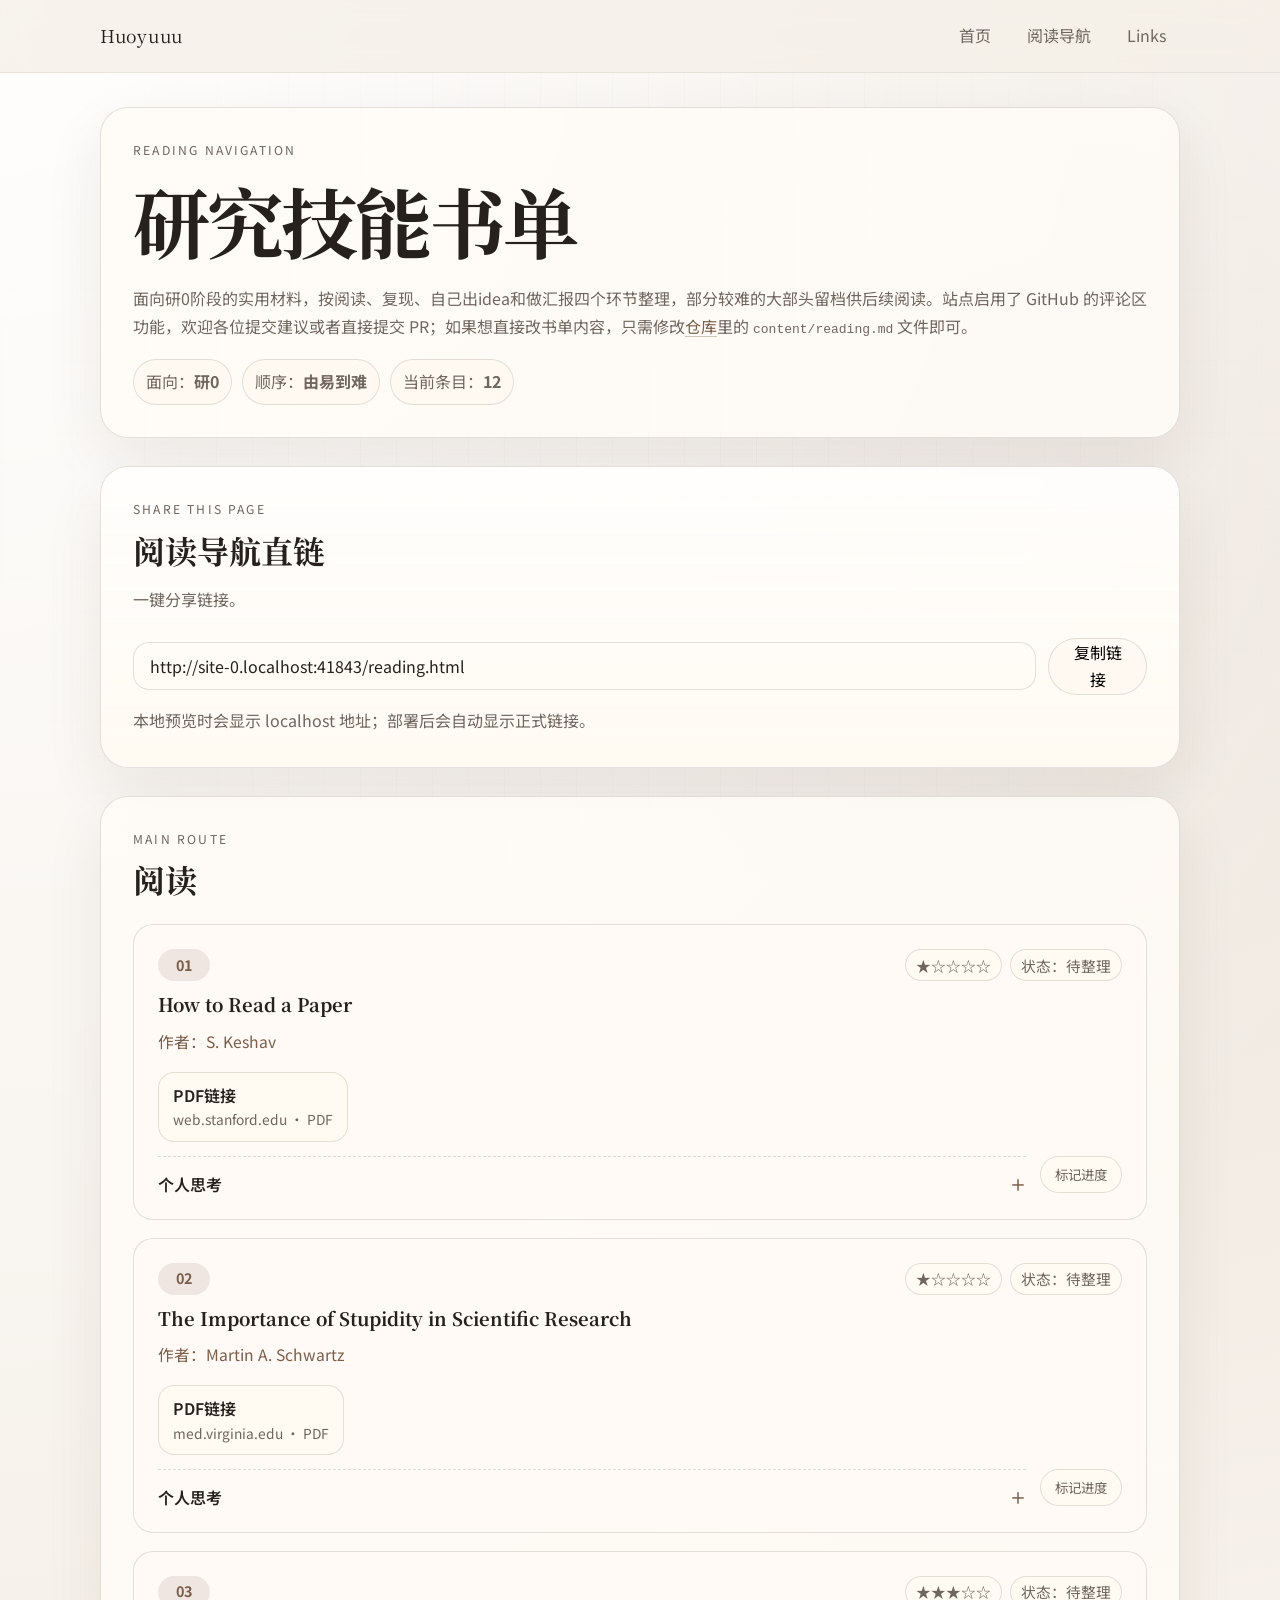
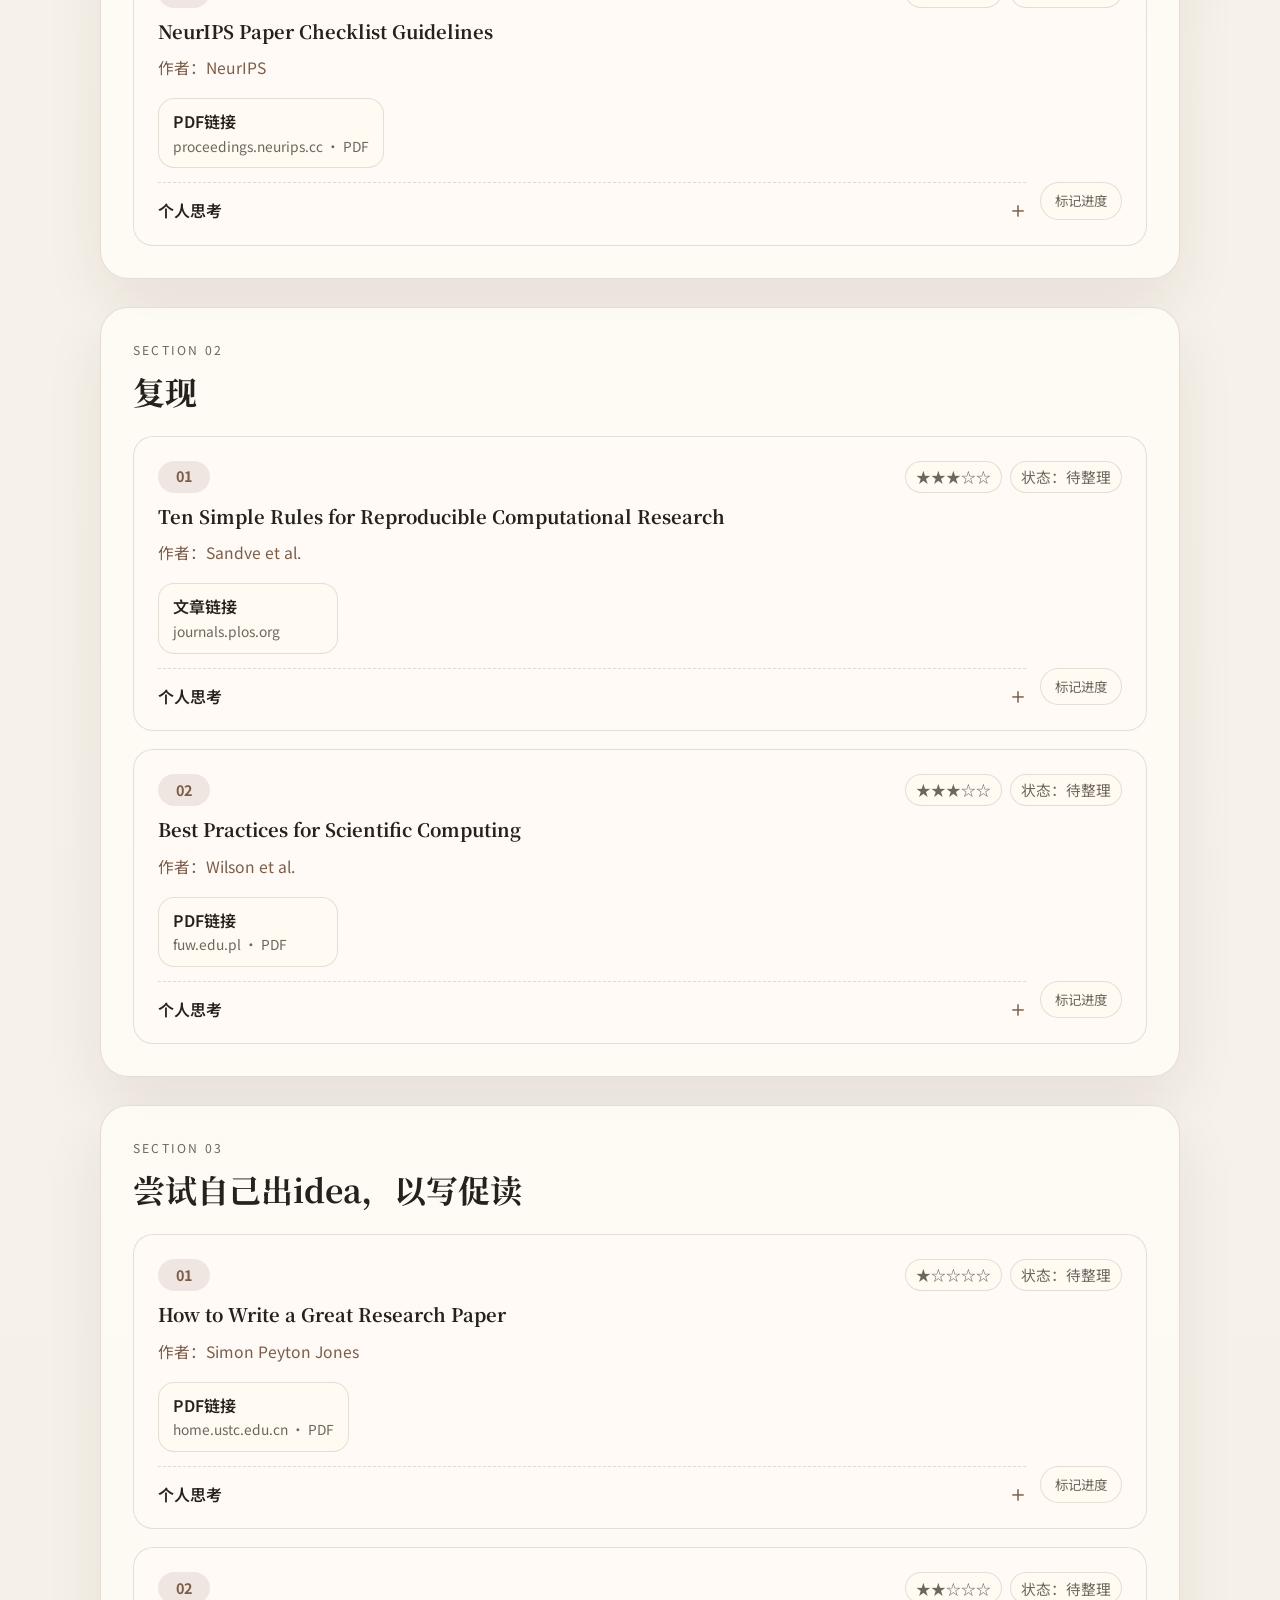
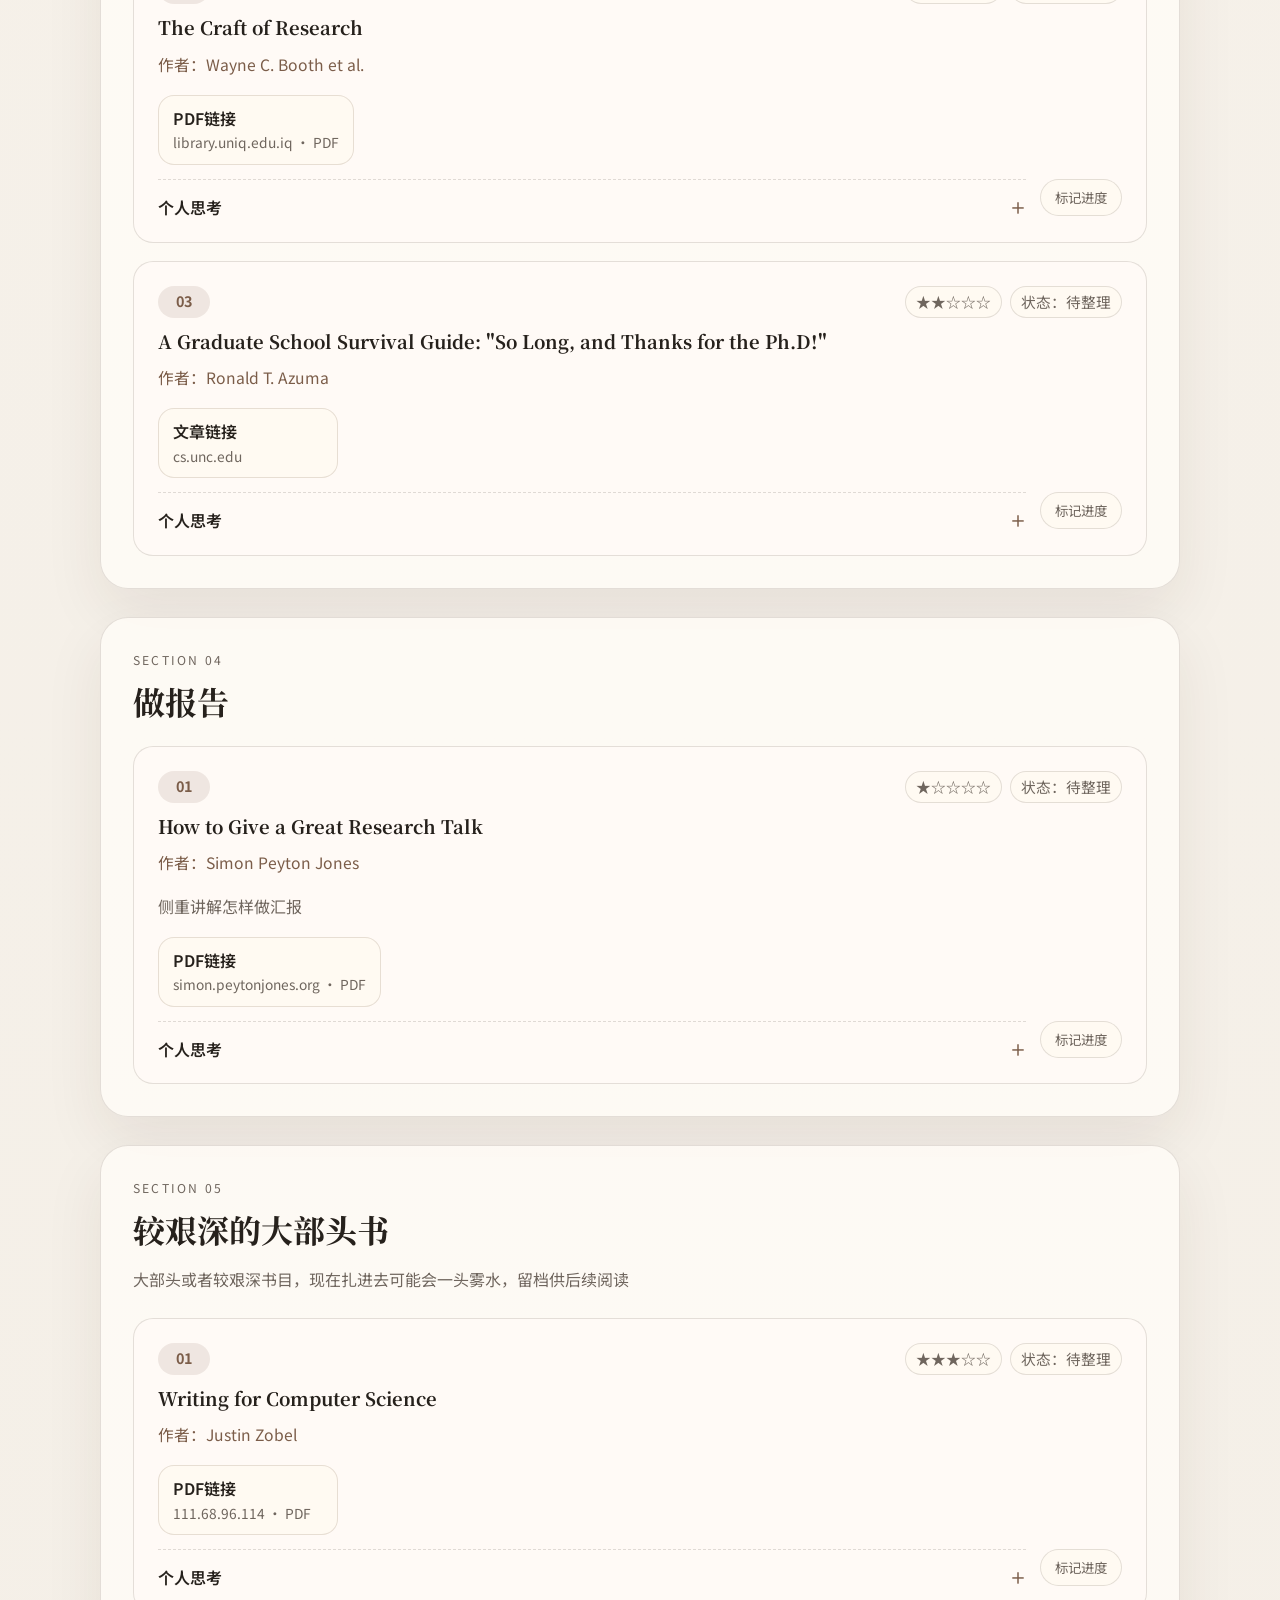
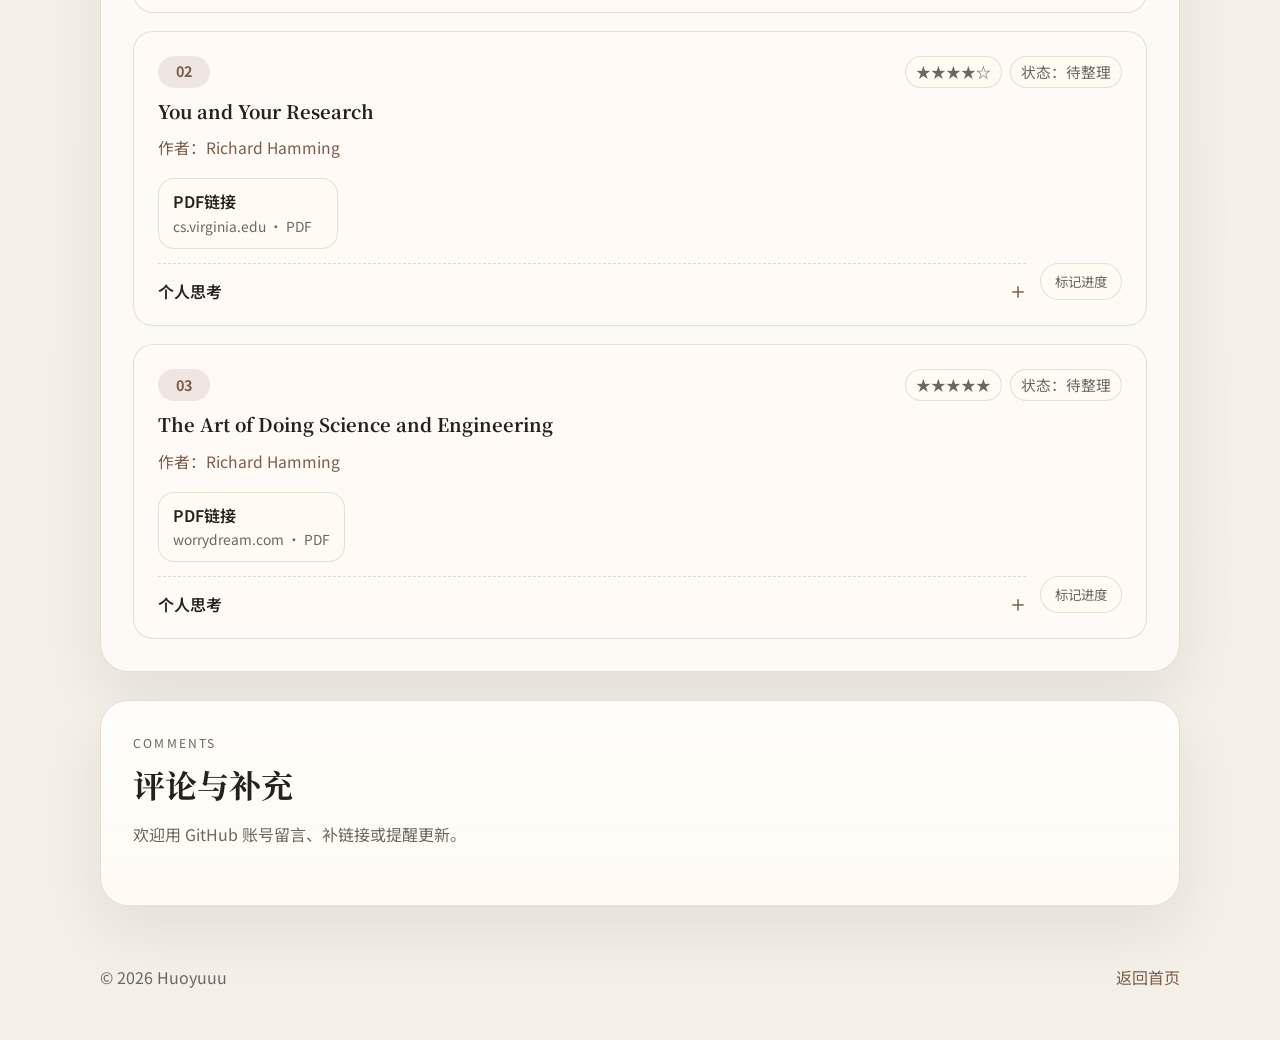
<file: reading.html>
<!DOCTYPE html>
<html lang="zh-CN">
  <head>
    <meta charset="UTF-8" />
    <meta name="viewport" content="width=device-width, initial-scale=1.0" />
    <title>搜集到的参考阅读书目</title>
    <meta
      name="description"
      content="按由易到难整理的研0阅读导航页，包含简洁说明与可展开的个人想法。"
    />
    <link rel="preconnect" href="https://fonts.googleapis.com" />
    <link rel="preconnect" href="https://fonts.gstatic.com" crossorigin />
    <link
      href="https://fonts.googleapis.com/css2?family=Noto+Sans+SC:wght@400;500;700&family=Noto+Serif+SC:wght@500;600;700&display=swap"
      rel="stylesheet"
    />
    <link rel="stylesheet" href="./assets/styles.css" />
  </head>
  <body data-page="reading">
    <header class="site-header">
      <div class="container header-inner">
        <a class="brand" href="./index.html">Huoyuuu</a>
        <nav class="nav">
          <a href="./index.html">首页</a>
          <a href="./reading.html">阅读导航</a>
          <a href="./links.html">Links</a>
        </nav>
      </div>
    </header>

    <main class="container reading-page">
      <section class="page-intro">
        <p class="eyebrow">READING NAVIGATION</p>
        <h1 data-reading-title>搜集到的参考阅读书目</h1>
        <p class="intro-text" data-reading-intro>
          正在从 Markdown 加载阅读书目……
        </p>
        <div class="intro-chips">
          <span>面向：<strong data-reading-audience>研0</strong></span>
          <span>顺序：<strong data-reading-order>由易到难</strong></span>
          <span>当前条目：<strong data-reading-count>0</strong></span>
        </div>
      </section>

      <section class="section-block share-block" id="share-reading-link">
        <div class="section-heading">
          <p class="eyebrow">SHARE THIS PAGE</p>
          <h2>阅读导航直链</h2>
          <p class="section-note">
            一键分享链接。
          </p>
        </div>
        <div class="share-row">
          <input
            class="share-input"
            data-share-url
            type="text"
            readonly
            value="./reading.html"
            aria-label="阅读导航分享链接"
          />
          <button class="button button-secondary" type="button" data-copy-link>
            复制链接
          </button>
        </div>
        <p class="share-tip" data-copy-feedback>
          本地预览时会显示 localhost 地址；部署后会自动显示正式链接。
        </p>
      </section>

      <div
        id="reading-content"
        data-reading-source="./content/reading.md"
        aria-live="polite"
      >
        <div class="loading-card">正在加载阅读书目……</div>
      </div>

      <section
        class="section-block comments-block"
        id="comments"
        data-repo="Huoyuuu/personal-graduate-reading-guide"
        data-repo-id="R_kgDOR3nGEg"
        data-category="Comments"
        data-category-id="DIC_kwDOR3nGEs4C52l-"
        data-mapping="pathname"
        data-strict="0"
        data-reactions-enabled="1"
        data-emit-metadata="0"
        data-input-position="bottom"
        data-theme="light"
        data-lang="zh-CN"
      >
        <div class="section-heading">
          <p class="eyebrow">COMMENTS</p>
          <h2>评论与补充</h2>
          <p class="section-note">
            欢迎用 GitHub 账号留言、补链接或提醒更新。
          </p>
        </div>
        <div class="giscus-shell" data-comments-setup>
          评论区加载中……
        </div>
        <div class="giscus" data-giscus-container></div>
      </section>

      <noscript>
        <section class="section-block">
          <p class="section-note">
            这个页面需要开启 JavaScript，才能从 Markdown 文件加载内容。
          </p>
        </section>
      </noscript>
    </main>

    <footer class="site-footer">
      <div class="container footer-inner">
        <p>© <span data-year></span> Huoyuuu</p>
        <p><a href="./index.html">返回首页</a></p>
      </div>
    </footer>

    <script src="./assets/script.js"></script>
  </body>
</html>
</file>
<file: assets/styles.css>
@import url("https://fonts.googleapis.com/css2?family=Noto+Sans+SC:wght@400;500;700&family=Noto+Serif+SC:wght@500;600;700&display=swap");

:root {
  --bg: #f4efe7;
  --bg-accent: #ebe3d5;
  --surface: rgba(255, 252, 247, 0.82);
  --surface-strong: #fffaf2;
  --text: #26211c;
  --muted: #6f665e;
  --line: rgba(67, 53, 41, 0.14);
  --accent: #7b5d49;
  --accent-soft: rgba(123, 93, 73, 0.12);
  --shadow: 0 24px 60px rgba(58, 41, 25, 0.08);
  --radius-lg: 28px;
  --radius-md: 20px;
  --radius-sm: 14px;
  --container: min(1080px, calc(100vw - 32px));
  --progress-todo: #a0937d;
  --progress-reading: #5b8a72;
  --progress-done: #3d7a5f;
}

* {
  box-sizing: border-box;
}

html {
  scroll-behavior: smooth;
}

body {
  margin: 0;
  font-family: "Noto Sans SC", "PingFang SC", "Microsoft YaHei", sans-serif;
  color: var(--text);
  background:
    radial-gradient(circle at top left, rgba(255, 255, 255, 0.9), transparent 28%),
    radial-gradient(circle at 85% 10%, rgba(123, 93, 73, 0.08), transparent 20%),
    linear-gradient(180deg, #f7f2eb 0%, var(--bg) 100%);
  line-height: 1.72;
}

body::before {
  content: "";
  position: fixed;
  inset: 0;
  pointer-events: none;
  background-image:
    linear-gradient(rgba(123, 93, 73, 0.025) 1px, transparent 1px),
    linear-gradient(90deg, rgba(123, 93, 73, 0.025) 1px, transparent 1px);
  background-size: 36px 36px;
  mask-image: radial-gradient(circle at center, black 35%, transparent 88%);
}

a {
  color: inherit;
  text-decoration: none;
}

img {
  max-width: 100%;
  display: block;
}

.container {
  width: var(--container);
  margin: 0 auto;
}

.site-header {
  position: sticky;
  top: 0;
  z-index: 20;
  backdrop-filter: blur(12px);
  background: rgba(244, 239, 231, 0.72);
  border-bottom: 1px solid rgba(67, 53, 41, 0.08);
}

.header-inner,
.footer-inner {
  display: flex;
  align-items: center;
  justify-content: space-between;
  gap: 24px;
}

.header-inner {
  min-height: 72px;
}

.brand {
  font-family: "Noto Serif SC", serif;
  font-size: 1.1rem;
  letter-spacing: 0.04em;
}

.nav {
  display: flex;
  gap: 8px;
  flex-wrap: wrap;
}

.nav a {
  padding: 8px 14px;
  border-radius: 999px;
  color: var(--muted);
  transition: background-color 0.2s ease, color 0.2s ease, transform 0.2s ease;
}

.nav a:hover,
.nav a.is-active {
  color: var(--text);
  background: rgba(255, 250, 242, 0.85);
  transform: translateY(-1px);
}

.hero {
  min-height: 56vh;
  display: flex;
  align-items: center;
  padding: 64px 0 56px;
}

.hero-copy,
.section-block,
.page-intro,
.link-card,
.catalog-card {
  position: relative;
  background: var(--surface);
  border: 1px solid var(--line);
  border-radius: var(--radius-lg);
  box-shadow: var(--shadow);
}

.hero-copy {
  width: min(760px, 100%);
  padding: 40px;
}

.eyebrow,
.panel-label {
  margin: 0 0 10px;
  font-size: 0.76rem;
  letter-spacing: 0.18em;
  text-transform: uppercase;
  color: var(--muted);
}

h1,
h2,
h3 {
  margin: 0 0 12px;
  font-family: "Noto Serif SC", serif;
  line-height: 1.28;
}

h1 {
  font-size: clamp(2.4rem, 7vw, 4.8rem);
  letter-spacing: -0.04em;
}

h2 {
  font-size: clamp(1.4rem, 3vw, 2rem);
}

h3 {
  font-size: 1.15rem;
}

.hero-lead {
  margin: 0 0 12px;
  font-size: 1.08rem;
  color: var(--accent);
}

.hero-note,
.intro-text,
.section-note,
.reading-summary,
.site-footer,
.hero-panel p {
  color: var(--muted);
}

.hero-actions {
  margin-top: 28px;
  display: flex;
  flex-wrap: wrap;
  gap: 12px;
}

.button {
  display: inline-flex;
  align-items: center;
  justify-content: center;
  min-height: 46px;
  padding: 0 20px;
  border-radius: 999px;
  border: 1px solid transparent;
  font-weight: 500;
  cursor: pointer;
  font: inherit;
  transition: transform 0.2s ease, box-shadow 0.2s ease, background 0.2s ease;
}

.button:hover,
.text-link:hover {
  transform: translateY(-1px);
}

.button-primary {
  background: var(--text);
  color: #fefaf5;
  box-shadow: 0 18px 28px rgba(38, 33, 28, 0.16);
}

.button-secondary {
  background: rgba(255, 250, 242, 0.9);
  border-color: var(--line);
}

.text-link {
  display: inline-flex;
  align-items: center;
  gap: 8px;
  color: var(--accent);
  font-weight: 600;
}

.section-block,
.page-intro {
  padding: 32px;
  margin-bottom: 28px;
}

.share-block {
  background:
    linear-gradient(180deg, rgba(255, 255, 255, 0.68), rgba(255, 250, 242, 0.9)),
    var(--surface);
}

.share-row {
  display: flex;
  gap: 12px;
  align-items: center;
}

.share-input {
  width: 100%;
  min-height: 48px;
  padding: 0 16px;
  border-radius: 16px;
  border: 1px solid var(--line);
  background: rgba(255, 252, 247, 0.92);
  color: var(--text);
  font: inherit;
}

.share-tip {
  margin: 12px 0 0;
  color: var(--muted);
}

.loading-card {
  padding: 28px 32px;
  border-radius: var(--radius-lg);
  border: 1px dashed rgba(123, 93, 73, 0.28);
  background: rgba(255, 250, 242, 0.88);
  color: var(--muted);
  box-shadow: var(--shadow);
}

.error-card {
  margin-bottom: 28px;
}

.section-heading {
  margin-bottom: 24px;
}

.updates-list {
  list-style: none;
  padding: 0;
  margin: 0;
  display: grid;
  gap: 14px;
}

.updates-list li {
  display: grid;
  grid-template-columns: 118px 1fr;
  gap: 12px;
  padding: 14px 0;
  border-top: 1px solid var(--line);
}

.updates-list li:first-child {
  border-top: 0;
  padding-top: 0;
}

.update-date {
  font-variant-numeric: tabular-nums;
  color: var(--accent);
}

.page-intro {
  margin-top: 34px;
}

.back-link {
  display: inline-block;
  margin-bottom: 8px;
  color: var(--accent);
  font-size: 0.92rem;
}

.back-link:hover {
  text-decoration: underline;
}

.intro-chips {
  display: flex;
  flex-wrap: wrap;
  gap: 10px;
  margin-top: 18px;
}

.intro-chips span {
  padding: 8px 12px;
  border-radius: 999px;
  background: rgba(255, 250, 242, 0.88);
  border: 1px solid var(--line);
  color: var(--muted);
}

.progress-stats:empty {
  display: none;
}

/* ── Search & Filter ── */

.filter-block {
  padding: 20px 32px;
}

.filter-row {
  display: flex;
  gap: 12px;
  align-items: center;
}

.search-input {
  width: 100%;
  min-height: 48px;
  padding: 0 18px;
  border-radius: 16px;
  border: 1px solid var(--line);
  background: rgba(255, 252, 247, 0.92);
  color: var(--text);
  font: inherit;
  font-size: 0.98rem;
  outline: none;
  transition: border-color 0.2s ease;
}

.search-input:focus {
  border-color: var(--accent);
}

.search-input::placeholder {
  color: var(--muted);
  opacity: 0.7;
}

.filter-chips {
  display: flex;
  flex-wrap: wrap;
  gap: 8px;
  margin-top: 14px;
  align-items: center;
}

.filter-chips:empty {
  display: none;
}

.filter-group-label {
  color: var(--muted);
  font-size: 0.88rem;
  margin-right: 2px;
}

.filter-chip {
  display: inline-flex;
  align-items: center;
  min-height: 32px;
  padding: 0 12px;
  border-radius: 999px;
  background: rgba(255, 250, 242, 0.92);
  border: 1px solid var(--line);
  color: var(--muted);
  font: inherit;
  font-size: 0.88rem;
  cursor: pointer;
  transition: background 0.2s ease, border-color 0.2s ease, color 0.2s ease;
}

.filter-chip:hover {
  border-color: rgba(123, 93, 73, 0.34);
}

.filter-chip.is-active {
  background: var(--accent-soft);
  border-color: var(--accent);
  color: var(--accent);
  font-weight: 500;
}

/* ── Mini TOC ── */

.mini-toc-wrapper {
  margin-bottom: 20px;
}

.mini-toc {
  background: var(--surface);
  border: 1px solid var(--line);
  border-radius: var(--radius-md);
  padding: 16px 24px;
  box-shadow: var(--shadow);
}

.mini-toc summary {
  font-size: 0.95rem;
}

.mini-toc ol {
  margin: 12px 0 0;
  padding-left: 20px;
  display: grid;
  gap: 6px;
}

.mini-toc a {
  color: var(--accent);
  font-size: 0.94rem;
}

.mini-toc a:hover {
  text-decoration: underline;
}

/* ── Back to Top ── */

.back-to-top {
  position: fixed;
  bottom: 32px;
  right: 32px;
  z-index: 30;
  width: 44px;
  height: 44px;
  border-radius: 50%;
  border: 1px solid var(--line);
  background: var(--surface-strong);
  color: var(--accent);
  font-size: 1.2rem;
  cursor: pointer;
  box-shadow: 0 8px 20px rgba(58, 41, 25, 0.12);
  opacity: 0;
  pointer-events: none;
  transition: opacity 0.3s ease, transform 0.2s ease;
}

.back-to-top.is-visible {
  opacity: 1;
  pointer-events: auto;
}

.back-to-top:hover {
  transform: translateY(-2px);
}

/* ── Progress Button ── */

.item-footer {
  display: flex;
  align-items: flex-start;
  justify-content: space-between;
  gap: 14px;
}

.item-footer details {
  flex: 1;
  min-width: 0;
}

.progress-btn {
  flex-shrink: 0;
  margin-top: 14px;
  padding: 6px 14px;
  border-radius: 999px;
  border: 1px solid var(--line);
  background: rgba(255, 250, 242, 0.92);
  color: var(--muted);
  font: inherit;
  font-size: 0.84rem;
  cursor: pointer;
  white-space: nowrap;
  transition: background 0.2s ease, border-color 0.2s ease, color 0.2s ease;
}

.progress-btn:hover {
  border-color: rgba(123, 93, 73, 0.34);
}

.progress-btn.progress-todo {
  background: rgba(160, 147, 125, 0.12);
  border-color: var(--progress-todo);
  color: var(--progress-todo);
}

.progress-btn.progress-reading {
  background: rgba(91, 138, 114, 0.12);
  border-color: var(--progress-reading);
  color: var(--progress-reading);
}

.progress-btn.progress-done {
  background: rgba(61, 122, 95, 0.15);
  border-color: var(--progress-done);
  color: var(--progress-done);
}

/* ── Catalog Page ── */

.catalog-grid {
  display: grid;
  grid-template-columns: repeat(3, minmax(0, 1fr));
  gap: 20px;
}

.catalog-card {
  padding: 28px;
  display: flex;
  flex-direction: column;
  gap: 10px;
  transition: transform 0.2s ease, border-color 0.2s ease;
}

.catalog-card:hover {
  transform: translateY(-3px);
  border-color: rgba(123, 93, 73, 0.28);
}

.catalog-desc {
  color: var(--muted);
  flex: 1;
}

.catalog-meta {
  color: var(--muted);
  font-size: 0.92rem;
  margin-bottom: 4px;
}

.catalog-enter {
  align-self: flex-start;
  font-size: 0.92rem;
  min-height: 40px;
  padding: 0 18px;
}

.search-source-tag {
  display: inline-flex;
  align-items: center;
  min-height: 28px;
  padding: 0 12px;
  border-radius: 999px;
  background: var(--accent-soft);
  color: var(--accent);
  font-size: 0.82rem;
  font-weight: 600;
}

.search-source-tag:hover {
  text-decoration: underline;
}

/* ── Reading Items ── */

.reading-list {
  list-style: none;
  margin: 0;
  padding: 0;
  display: grid;
  gap: 18px;
}

.reading-item {
  padding: 24px 24px 20px;
  border-radius: var(--radius-md);
  border: 1px solid var(--line);
  background: rgba(255, 251, 246, 0.86);
  transition: transform 0.2s ease, border-color 0.2s ease;
}

.reading-item:hover {
  transform: translateY(-2px);
  border-color: rgba(123, 93, 73, 0.28);
}

.reading-topline {
  display: flex;
  align-items: center;
  justify-content: space-between;
  gap: 14px;
  margin-bottom: 12px;
}

.reading-badges {
  display: flex;
  gap: 8px;
  justify-content: flex-end;
  flex-wrap: wrap;
}

.reading-index {
  display: inline-flex;
  align-items: center;
  justify-content: center;
  min-width: 52px;
  height: 32px;
  padding: 0 10px;
  border-radius: 999px;
  background: var(--accent-soft);
  color: var(--accent);
  font-weight: 700;
  font-size: 0.9rem;
}

.reading-badge {
  display: inline-flex;
  align-items: center;
  min-height: 32px;
  padding: 0 10px;
  border-radius: 999px;
  background: rgba(255, 250, 242, 0.92);
  border: 1px solid var(--line);
  color: var(--muted);
  font-size: 0.92rem;
}

.reading-author {
  margin: 0 0 10px;
  color: var(--accent);
  font-size: 0.98rem;
}

.inline-link {
  color: var(--accent);
  text-decoration: underline;
  text-decoration-color: rgba(123, 93, 73, 0.35);
  text-underline-offset: 3px;
  word-break: break-word;
}

.reading-links {
  display: flex;
  flex-wrap: wrap;
  gap: 10px;
  margin-top: 16px;
}

.reading-link {
  display: inline-flex;
  flex-direction: column;
  gap: 4px;
  min-width: 180px;
  max-width: 100%;
  padding: 12px 14px;
  border-radius: 16px;
  border: 1px solid rgba(123, 93, 73, 0.18);
  background: rgba(255, 250, 242, 0.96);
  transition: transform 0.2s ease, border-color 0.2s ease, box-shadow 0.2s ease;
}

.reading-link:hover {
  transform: translateY(-2px);
  border-color: rgba(123, 93, 73, 0.34);
  box-shadow: 0 12px 24px rgba(58, 41, 25, 0.08);
}

.reading-link-label {
  color: var(--text);
  font-weight: 600;
  line-height: 1.35;
}

.reading-link-meta {
  color: var(--muted);
  font-size: 0.86rem;
  line-height: 1.35;
  word-break: break-all;
}

.reading-item em {
  font-style: italic;
}

details {
  margin-top: 14px;
  border-top: 1px dashed rgba(67, 53, 41, 0.16);
  padding-top: 14px;
}

summary {
  cursor: pointer;
  list-style: none;
  font-weight: 600;
  color: var(--text);
}

summary::-webkit-details-marker {
  display: none;
}

summary::after {
  content: "＋";
  float: right;
  color: var(--accent);
}

details[open] summary::after {
  content: "－";
}

details p {
  margin: 12px 0 0;
  color: var(--muted);
}

.reading-list-compact .reading-item {
  background: rgba(255, 248, 240, 0.9);
}

.comments-block {
  background:
    linear-gradient(180deg, rgba(255, 255, 255, 0.66), rgba(255, 250, 242, 0.92)),
    var(--surface);
}

.giscus-shell {
  padding: 18px 20px;
  border-radius: var(--radius-md);
  border: 1px dashed rgba(123, 93, 73, 0.24);
  background: rgba(255, 250, 242, 0.88);
  color: var(--muted);
}

.giscus-shell code {
  padding: 2px 8px;
  border-radius: 999px;
  background: rgba(123, 93, 73, 0.1);
  color: var(--accent);
}

.giscus {
  margin-top: 20px;
}

.links-grid {
  display: grid;
  grid-template-columns: repeat(3, minmax(0, 1fr));
  gap: 20px;
}

.link-card {
  padding: 26px;
}

.placeholder-list {
  margin: 0;
  padding-left: 18px;
  color: var(--muted);
}

.inline-note {
  margin-top: 20px;
  padding: 16px 18px;
  border-radius: var(--radius-sm);
  background: rgba(255, 250, 242, 0.88);
  border: 1px dashed rgba(123, 93, 73, 0.26);
  color: var(--muted);
}

.site-footer {
  padding: 14px 0 34px;
}

.site-footer a {
  color: var(--accent);
}

@media (max-width: 900px) {
  .hero {
    padding-top: 36px;
  }

  .links-grid,
  .catalog-grid {
    grid-template-columns: 1fr;
  }
}

@media (max-width: 640px) {
  .header-inner,
  .footer-inner {
    flex-direction: column;
    align-items: flex-start;
    padding: 12px 0;
  }

  .hero-copy,
  .section-block,
  .page-intro,
  .link-card,
  .catalog-card {
    padding: 22px;
    border-radius: 22px;
  }

  .filter-block {
    padding: 16px 22px;
  }

  .updates-list li {
    grid-template-columns: 1fr;
    gap: 4px;
  }

  .reading-topline {
    flex-direction: column;
    align-items: flex-start;
  }

  .reading-badges {
    justify-content: flex-start;
  }

  .share-row {
    flex-direction: column;
    align-items: stretch;
  }

  .item-footer {
    flex-direction: column;
  }

  .progress-btn {
    align-self: flex-end;
    margin-top: 0;
  }

  .back-to-top {
    bottom: 20px;
    right: 16px;
  }
}
</file>
